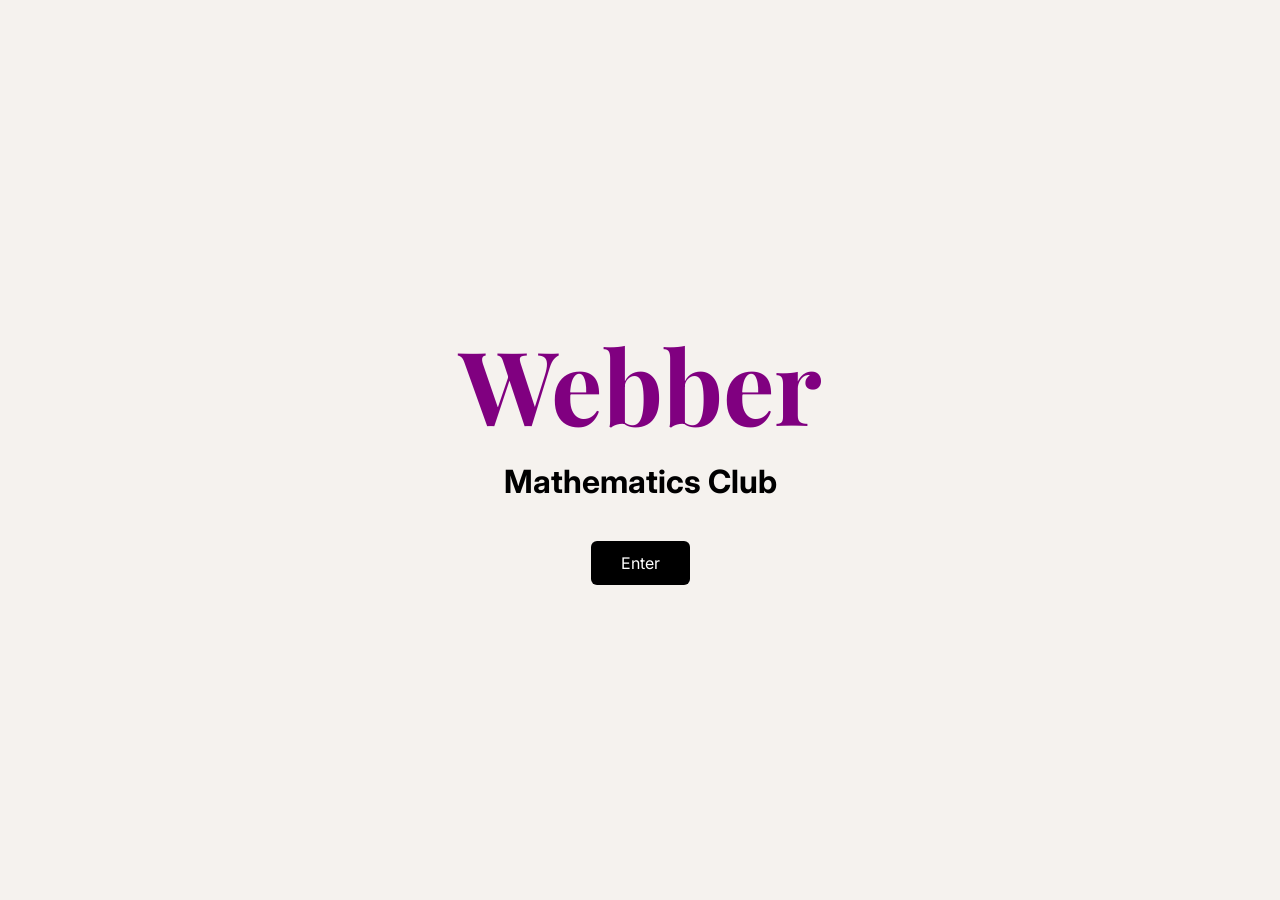
<file: index.html>
<!DOCTYPE html>
<html lang="en">
<head>
  <meta charset="UTF-8">
  <meta name="viewport" content="width=device-width, initial-scale=1.0">

  <title>Webber</title>

  <!-- Fonts -->
  <link href="https://fonts.googleapis.com/css2?family=Playfair+Display:wght@400;600&family=Inter:wght@400;500&display=swap" rel="stylesheet">

  <link rel="stylesheet" href="index.css">
</head>

<body>

  <div class="container">
    <h1>Webber</h1>
    <h2>Mathematics Club</h2>

    <a href="Home/home.html" class="enter-btn">Enter</a>
  </div>

</body>
</html>
</file>
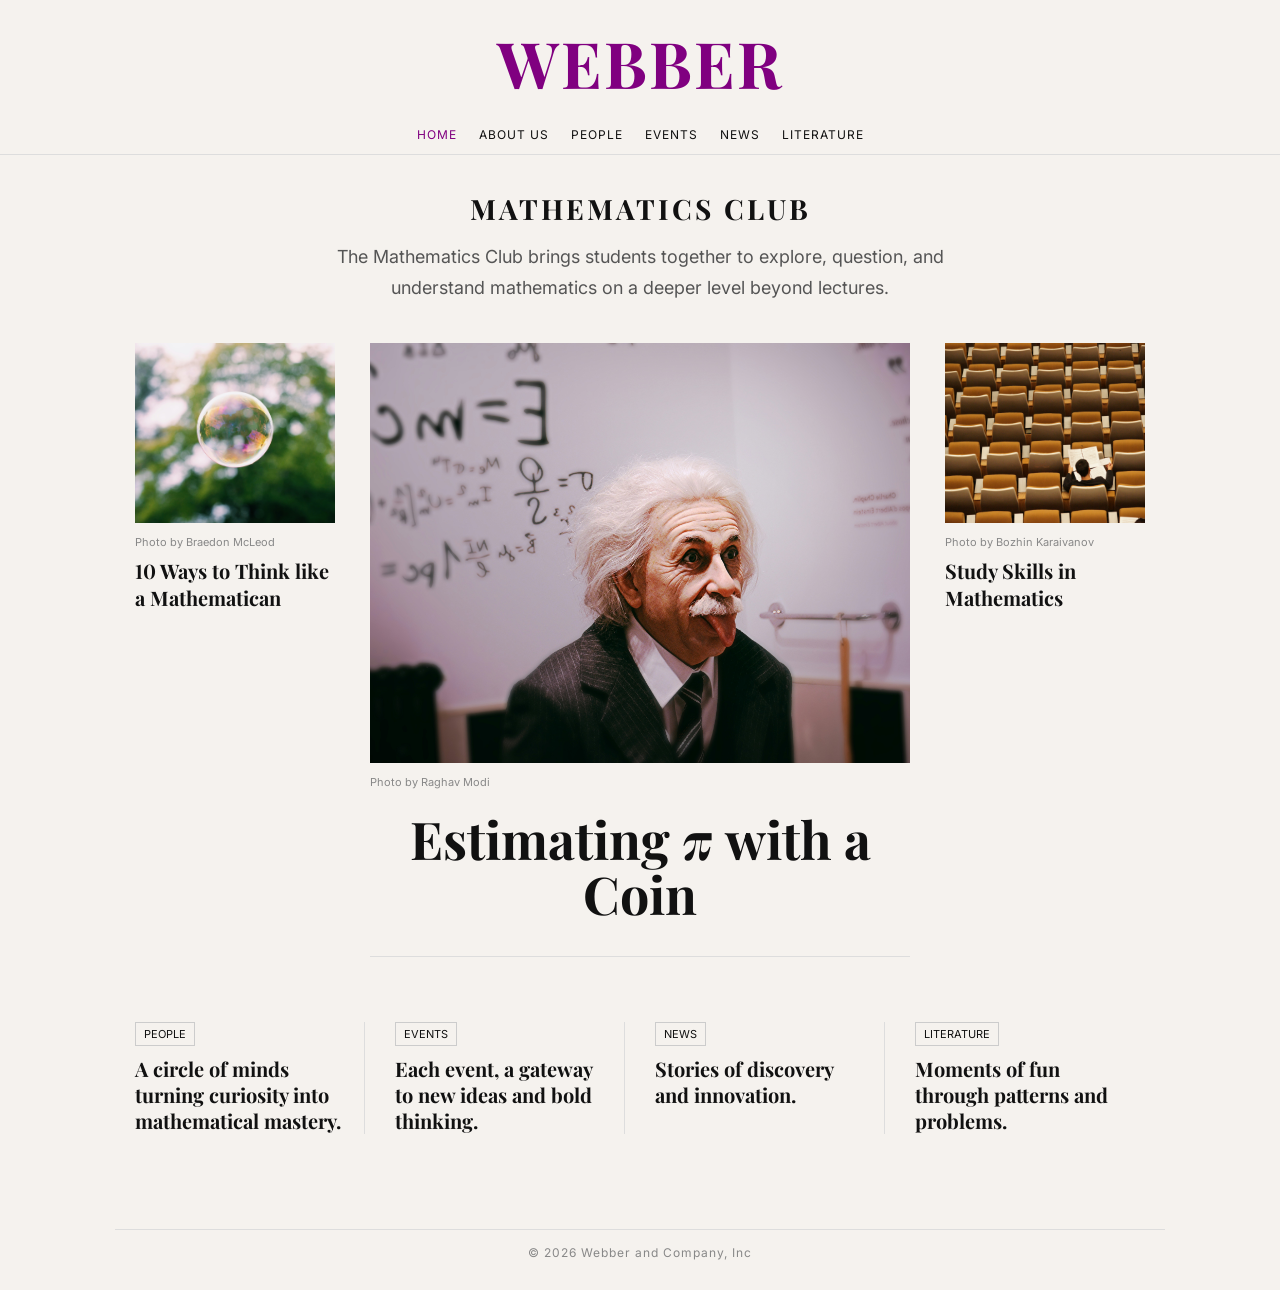
<file: Home/home.html>
<!DOCTYPE html>
<html lang="en">
<head>
  <meta charset="UTF-8">
  <meta name="viewport" content="width=device-width, initial-scale=1.0">

  <title>Webber | HOME</title>

  <!-- Fonts -->
  <link href="https://fonts.googleapis.com/css2?family=Playfair+Display:wght@400;600&family=Inter:wght@400;500&display=swap" rel="stylesheet">

  <link rel="stylesheet" href="Home.css">
</head>

<body>

<!-- Masthead -->
<header class="masthead">
  <h1 class="logo">WEBBER</h1>
</header>

<!-- Nav -->
<nav class="navbar">
  <div class="nav-wrapper">

    <div class="menu-toggle" id="menu-toggle">☰</div>

    <ul id="nav-links">
      <li><a href="#" class="active">HOME</a></li>
      <li><a href="About us/AboutUs.html">ABOUT US</a></li>
      <li><a href="People/People.html">PEOPLE</a></li>
      <li><a href="Events/Events.html">EVENTS</a></li>
      <li><a href="News/News.html">NEWS</a></li>
      <li><a href="Entertainment/Entertainment.html">LITERATURE</a></li>
    </ul>

  </div>
</nav>

<!-- Section Title -->
<h2 class="section-title"><span>Mathematics Club</span></h2>

<p class="club-description">
  The Mathematics Club brings students together to explore, question, and understand mathematics on a deeper level beyond lectures.
</p>

<!-- Main Grid -->
<main class="container">

  <section class="left">
    <a href = "Home Documents/10ways.pdf"><img src="Home Images/home2.jpg" class="image"></a>
    <p class="credit">
      Photo by <a href="https://unsplash.com/@bkaraivanov">Braedon McLeod</a>
    </p>
    <h2 class="title">
      <a href="Home Documents/10ways.pdf">10 Ways to Think like a Mathematican</a>
    </h2>
  </section>

  <section class="center">
    <a href = "https://arxiv.org/pdf/2602.14487"><img src="Home Images/home3.jpg" class="image large"></a>
    <p class="credit">
      Photo by <a href="https://unsplash.com/@raghavmodi">Raghav Modi</a>
    </p>
    <h1 class="main-title">
      <a href="https://arxiv.org/pdf/2602.14487">Estimating π with a Coin</a>
    </h1>
  </section>

  <section class="right">
    <a href = "Home Documents/studyskills.pdf"><img src="Home Images/home1.jpg" class="image"></a>
    <p class="credit">
      Photo by <a href="https://unsplash.com/@mcbrae">Bozhin Karaivanov</a>
    </p>
    <h2 class="title">
      <a href="Home Documents/studyskills.pdf">Study Skills in Mathematics</a>
    </h2>
  </section>

</main>

<!-- News Row -->
<section class="news-row">

  <div class="news-item">
    <a href="People/People.html" class="tag">PEOPLE</a>
    <h3><a href="People/People.html">A circle of minds turning curiosity into mathematical mastery.</a></h3>
  </div>

  <div class="news-item">
    <a href="Events/Events.html" class="tag">EVENTS</a>
    <h3><a href="Events/Events.html">Each event, a gateway to new ideas and bold thinking.</a></h3>
  </div>

  <div class="news-item">
    <a href="News/News.html" class="tag">NEWS</a>
    <h3><a href="News/News.html">Stories of discovery and innovation.</a></h3>
  </div>

  <div class="news-item">
    <a href="Entertainment/Entertainment.html" class="tag">LITERATURE</a>
    <h3><a href="Entertainment/Entertainment.html">Moments of fun through patterns and problems.</a></h3>
  </div>

</section>

<!-- Footer -->
<footer class="footer">
  <div class="footer-line"></div>
  <p>© 2026 Webber and Company, Inc</p>
</footer>

<!-- JS -->
<script>
  const toggle = document.getElementById("menu-toggle");
  const nav = document.getElementById("nav-links");

  toggle.addEventListener("click", () => {
    nav.classList.toggle("active");
  });
</script>

</body>
</html>
</file>
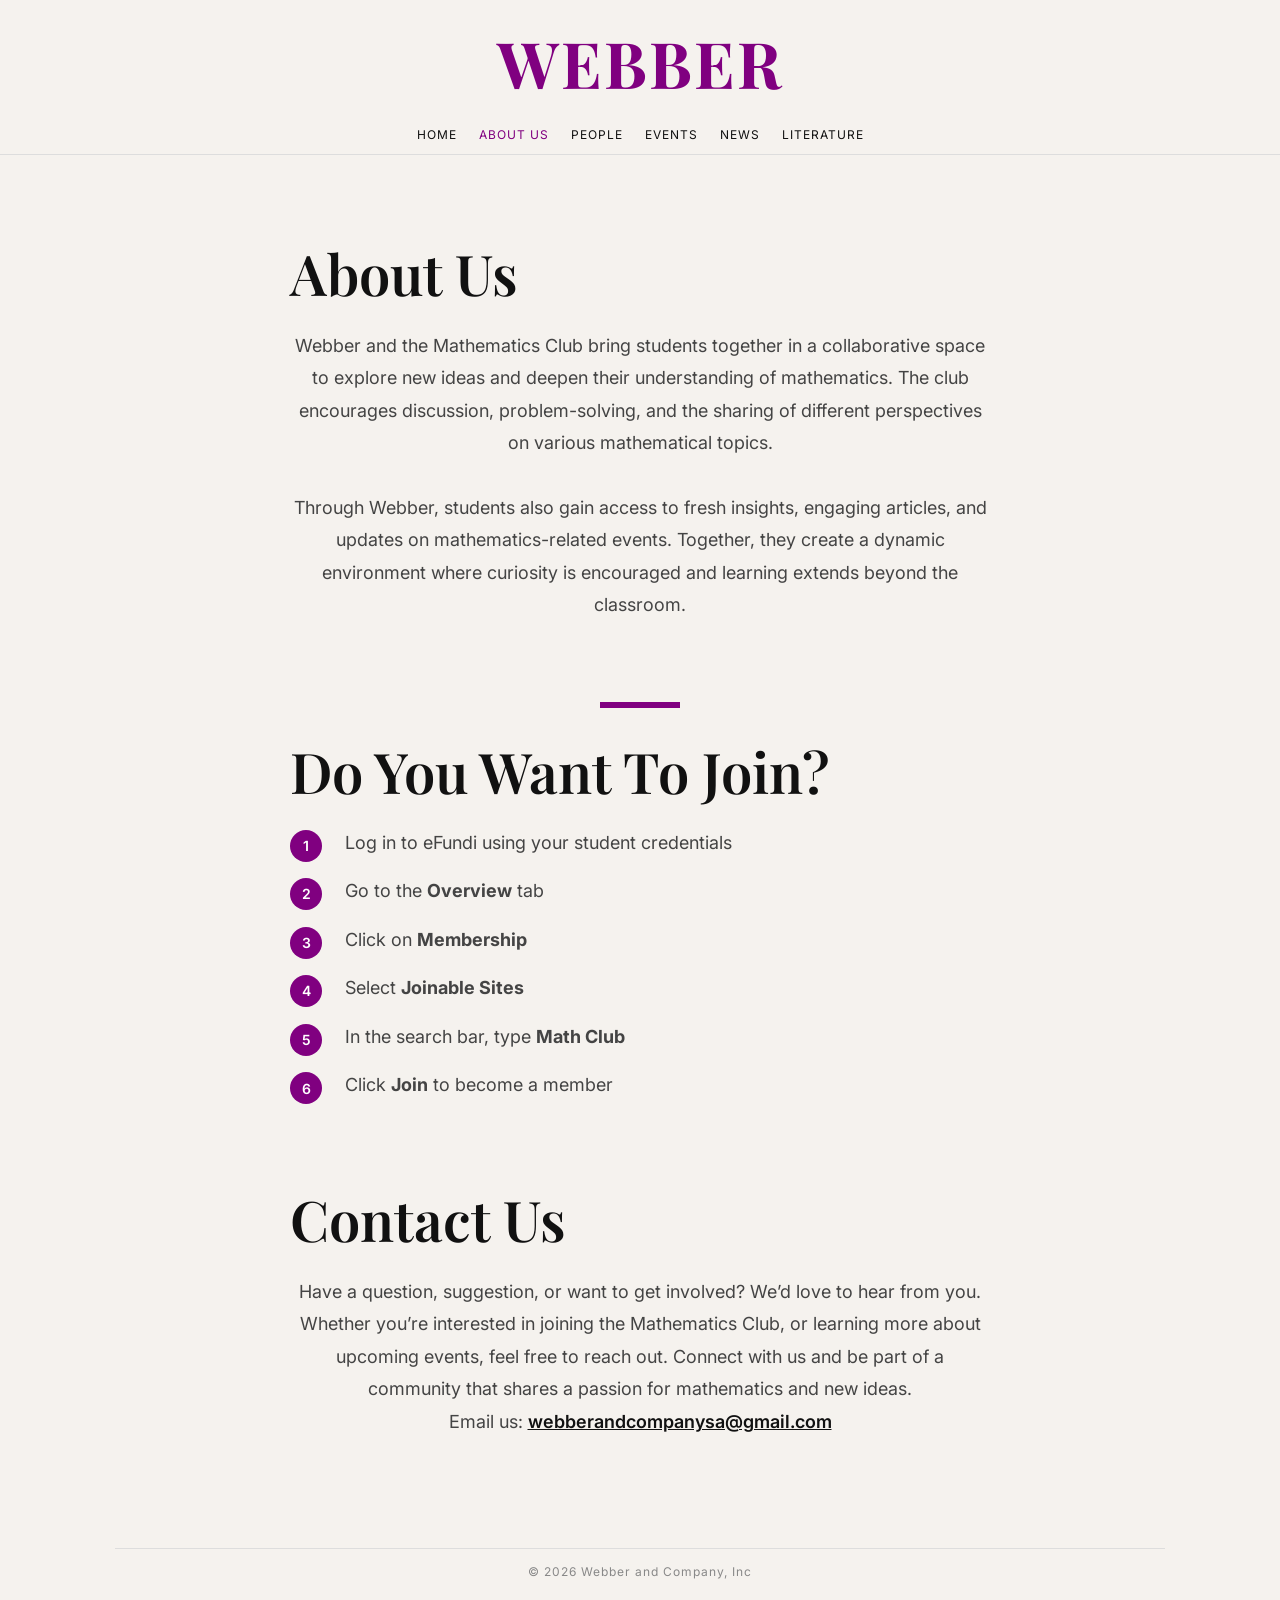
<file: Home/About us/AboutUs.html>
<!DOCTYPE html>
<html lang="en">
<head>
  <meta charset="UTF-8">
  <meta name="viewport" content="width=device-width, initial-scale=1.0">

  <title>Webber | ABOUT US</title>

  <!-- Fonts -->
  <link href="https://fonts.googleapis.com/css2?family=Playfair+Display:wght@400;600&family=Inter:wght@400;500&display=swap" rel="stylesheet">

  <link rel="stylesheet" href="AboutUs.css">
</head>

<body>
    <!-- Masthead -->
    <header class="masthead">
        <h1 class="logo">WEBBER</h1>
    </header>

   <!-- Nav -->
<nav class="navbar">
  <div class="nav-wrapper">

    <div class="menu-toggle" id="menu-toggle">☰</div>

    <ul id="nav-links">
      <li><a href="../home.html">HOME</a></li>
      <li><a href="AboutUs.html" class="active">ABOUT US</a></li>
      <li><a href="../People/People.html">PEOPLE</a></li>
      <li><a href="../Events/Events.html">EVENTS</a></li>
      <li><a href="../News/News.html">NEWS</a></li>
      <li><a href="../Entertainment/Entertainment.html">LITERATURE</a></li>
    </ul>

  </div>
</nav>

<section class="about-contact">

  <div class="section-block">
    <h2>About Us</h2>
    <p>
      Webber and the Mathematics Club bring students together in a collaborative space to explore new ideas and deepen their understanding of mathematics. 
      The club encourages discussion, problem-solving, and the sharing of different perspectives on various mathematical topics.
      <br><br>
      Through Webber, students also gain access to fresh insights, engaging articles, and updates on mathematics-related events. 
      Together, they create a dynamic environment where curiosity is encouraged and learning extends beyond the classroom.
    </p>
  </div>

  <div class="section-divider"></div>
  <div class="section-block">
  <h2>Do You Want To Join?</h2>

  <ol class="steps">
    <li>Log in to eFundi using your student credentials</li>
    <li>Go to the <strong>Overview</strong> tab</li>
    <li>Click on <strong>Membership</strong></li>
    <li>Select <strong>Joinable Sites</strong></li>
    <li>In the search bar, type <strong>Math Club</strong></li>
    <li>Click <strong>Join</strong> to become a member</li>
  </ol>
</div>

  

  <div class="section-block">
    <h2>Contact Us</h2>
    <p>
      Have a question, suggestion, or want to get involved? We’d love to hear from you. Whether you’re interested in joining the Mathematics Club, or learning more about upcoming events, feel free to reach out.
       Connect with us and be part of a community that shares a passion for mathematics and new ideas.
    </p>

    <p class="email">
      Email us:
      <a href="mailto:webberandcompanysa@gmail.com">
        webberandcompanysa@gmail.com
      </a>
    </p>
  </div>

</section>



<!-- Footer section-->
 <footer class="footer">
  <div class="footer-line"></div>
  <p>© 2026 Webber and Company, Inc</p>
</footer>

<!-- JS -->
<script>
  const toggle = document.getElementById("menu-toggle");
  const nav = document.getElementById("nav-links");

  toggle.addEventListener("click", () => {
    nav.classList.toggle("active");
  });
</script>


</body>


</html>
</file>
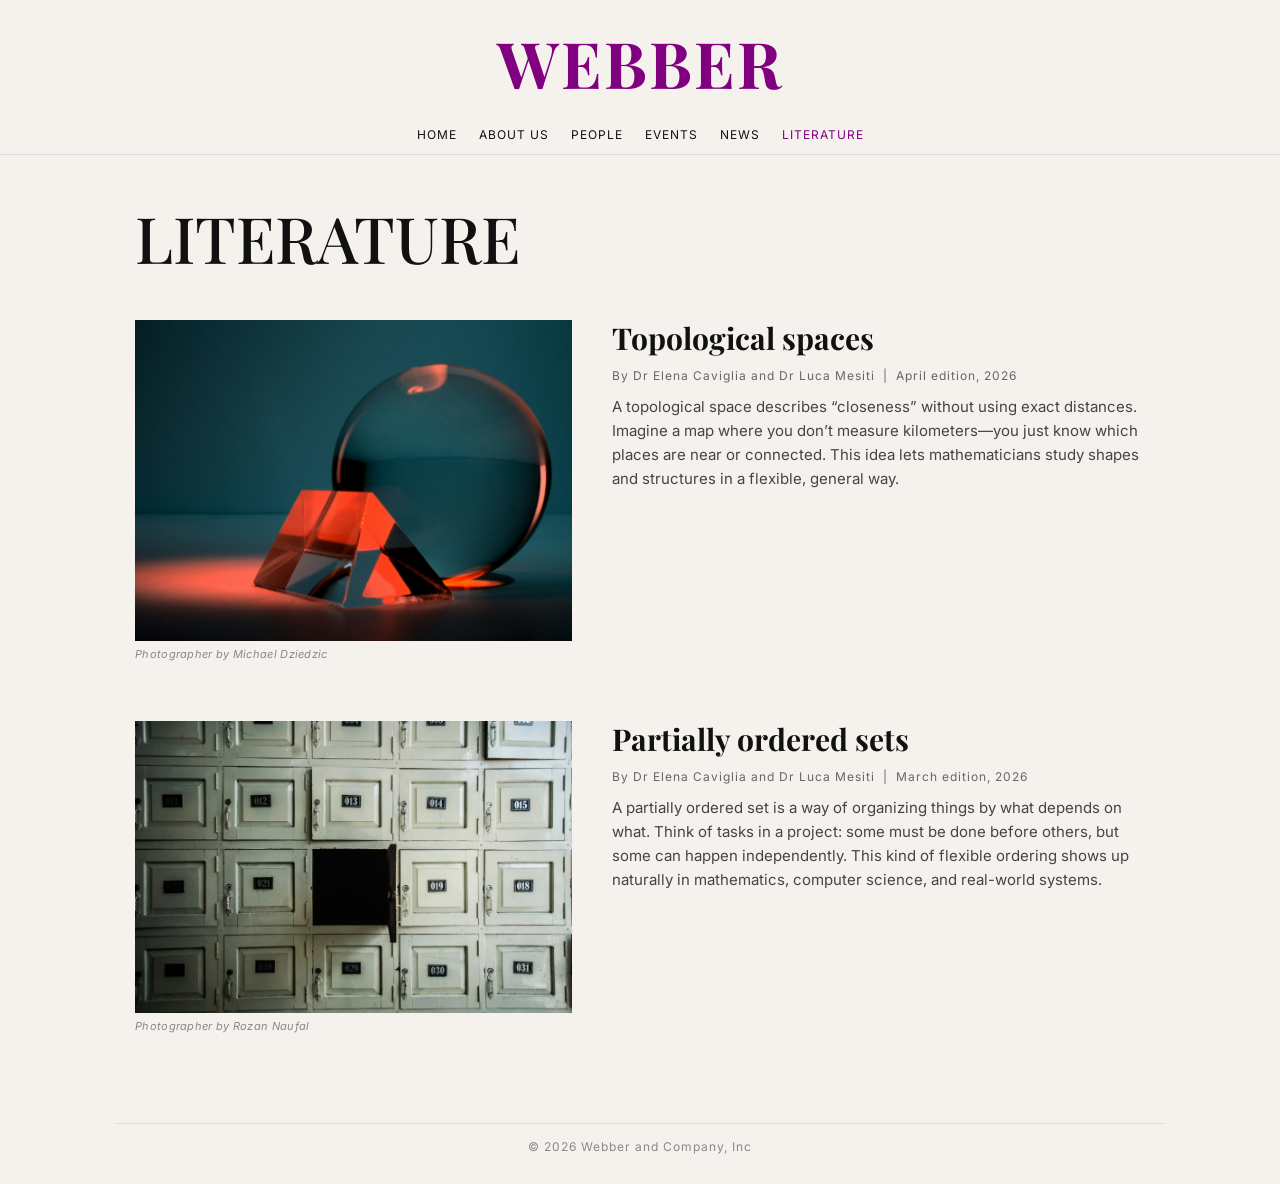
<file: Home/Entertainment/Entertainment.html>
<!DOCTYPE html>
<html lang="en">
<head>
  <meta charset="UTF-8">
  <meta name="viewport" content="width=device-width, initial-scale=1.0">

  <title>Webber | LITERATURE</title>

  <!-- Fonts -->
  <link href="https://fonts.googleapis.com/css2?family=Playfair+Display:wght@400;600&family=Inter:wght@400;500&display=swap" rel="stylesheet">

  <link rel="stylesheet" href="Entertainment.css">
</head>

<body>

<!-- Masthead -->
<header class="masthead">
  <h1 class="logo">WEBBER</h1>
</header>

<!-- Nav -->
<nav class="navbar">
  <div class="nav-wrapper">

    <!-- Hamburger -->
    <div class="menu-toggle" id="menu-toggle">☰</div>

    <!-- Links -->
    <ul id="nav-links">
      <li><a href="../home.html">HOME</a></li>
      <li><a href="../About us/AboutUs.html">ABOUT US</a></li>
      <li><a href="../People/People.html">PEOPLE</a></li>
      <li><a href="../Events/Events.html">EVENTS</a></li>
      <li><a href="../News/News.html">NEWS</a></li>
      <li><a href="Entertainment.html" class="active">LITERATURE</a></li>
    </ul>

  </div>
</nav>

<!-- Main Content -->
<main class="container">
    
  <div class="need-header">
    <h1>LITERATURE</h1>
  </div>

  <!-- Article 1 -->
  <section class="article">
    <div class="article-img">
      <a href="../Entertainment/Documents/Topological spaces.pdf" target="_blank">
        <img src="../Entertainment/Entertainment Images/Article1.jpg" alt="Topological spaces article">
      </a>
      
      <p class="photo-credit">
        Photographer by 
        <a href="https://unsplash.com/@lazycreekimages" target="_blank">Michael Dziedzic</a>
      </p>
    </div>

    <div class="article-content">
      
      <h2>
        <a href="../Entertainment/Documents/Topological spaces.pdf" target="_blank">
          Topological spaces
        </a>
      </h2>

      <div class="meta">
        <span>By Dr Elena Caviglia and Dr Luca Mesiti</span>
        <span>|</span>
        <span>April edition, 2026</span>
      </div>

      <p class="description">
        A topological space describes “closeness” without using exact distances. 
        Imagine a map where you don’t measure kilometers—you just know which places are near or connected. 
        This idea lets mathematicians study shapes and structures in a flexible, general way.
      </p>
    </div>
  </section>

  <!-- Article 2 -->
  <section class="article">
    <div class="article-img">
      <a href="../Entertainment/Documents/Partially ordered sets.pdf" target="_blank">
        <img src="../Entertainment/Entertainment Images/Article2.jpg" alt="Partially ordered sets article">
      </a>

      <p class="photo-credit">
        Photographer by 
        <a href="https://unsplash.com/@sambelgoreng39" target="_blank">Rozan Naufal</a>
      </p>
    </div>

    <div class="article-content">
      <h2>
        <a href="../Entertainment/Documents/Partially ordered sets.pdf" target="_blank">
          Partially ordered sets
        </a>
      </h2>

      <div class="meta">
        <span>By Dr Elena Caviglia and Dr Luca Mesiti</span>
        <span>|</span>
        <span>March edition, 2026</span>
      </div>

      <p class="description">
        A partially ordered set is a way of organizing things by what depends on what. 
        Think of tasks in a project: some must be done before others, but some can happen independently. 
        This kind of flexible ordering shows up naturally in mathematics, computer science, and real-world systems.
      </p>
    </div>
  </section>

</main>

<!-- Footer -->
<footer class="footer">
  <div class="footer-line"></div>
  <p>© 2026 Webber and Company, Inc</p>
</footer>

<!-- JS (navbar toggle) -->
<script>
  const toggle = document.getElementById("menu-toggle");
  const nav = document.getElementById("nav-links");

  toggle.addEventListener("click", () => {
    nav.classList.toggle("active");
  });
</script>

</body>
</html>
</file>
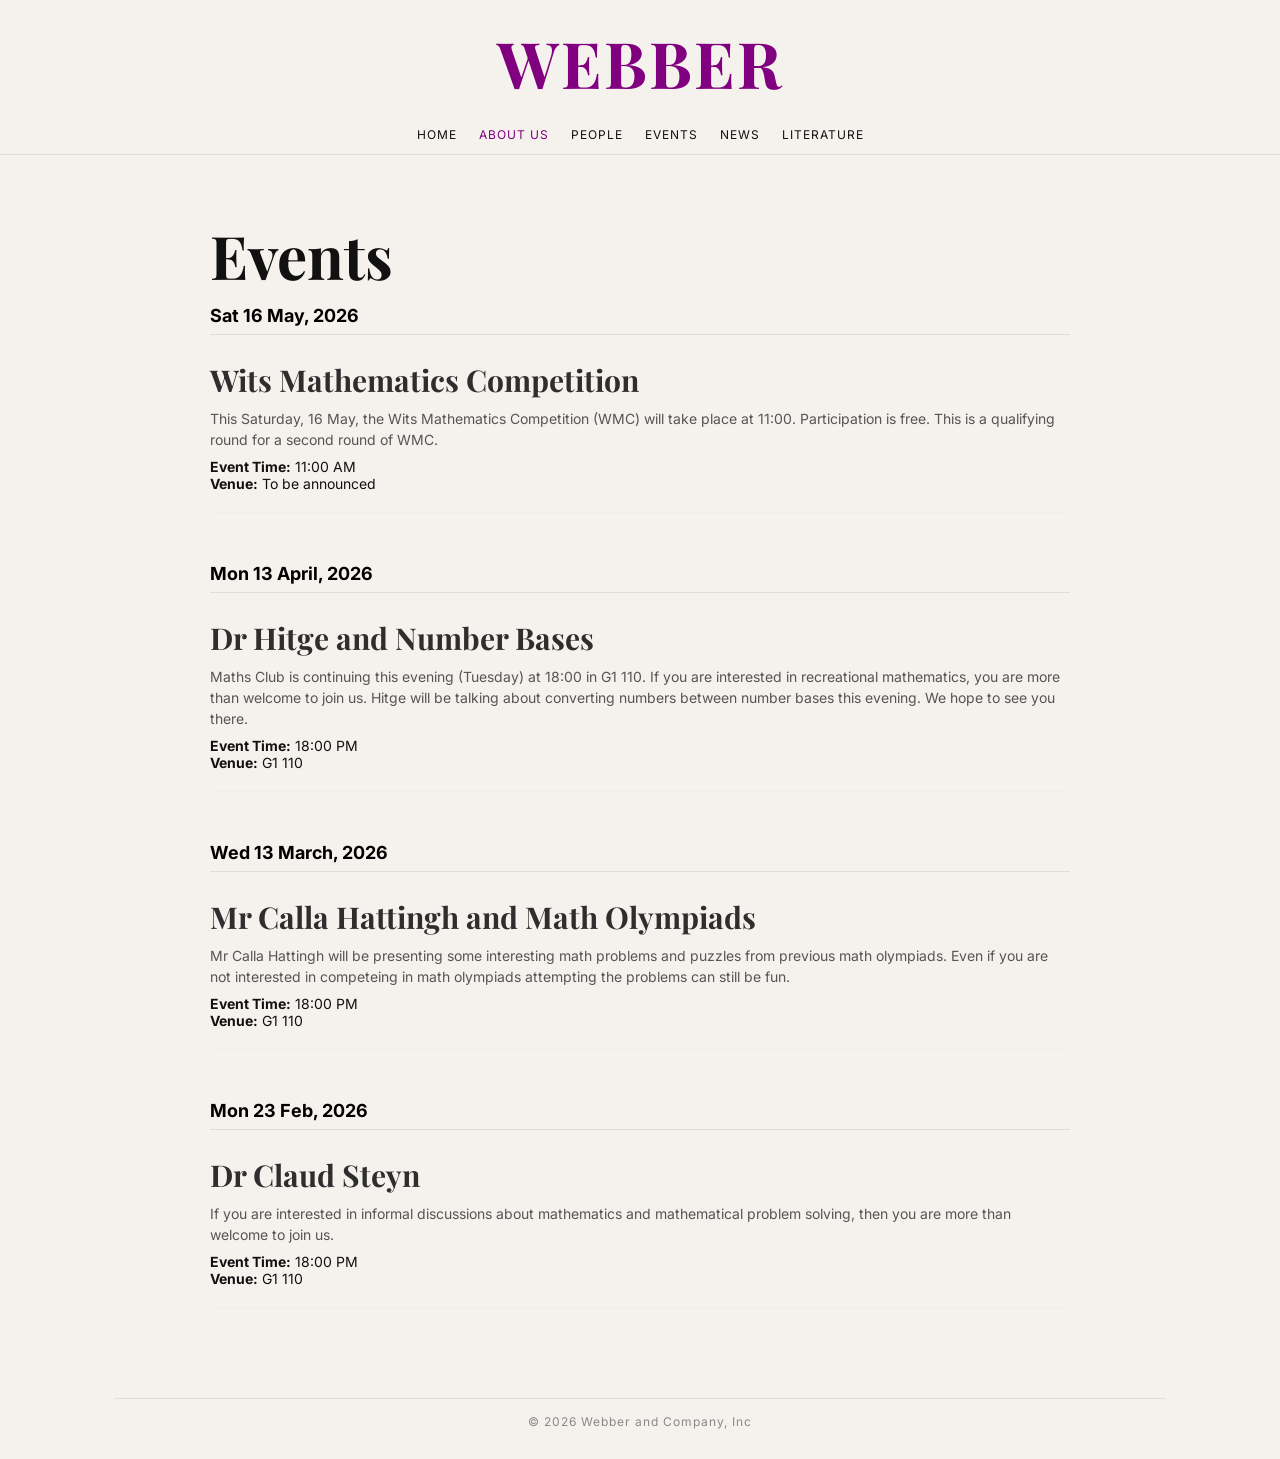
<file: Home/Events/Events.html>
<!DOCTYPE html>
<html lang="en">
<head>
  <meta charset="UTF-8">
  <meta name="viewport" content="width=device-width, initial-scale=1.0">

  <title>Webber | EVENTS</title>

  <!-- Fonts -->
  <link href="https://fonts.googleapis.com/css2?family=Playfair+Display:wght@400;600&family=Inter:wght@400;500&display=swap" rel="stylesheet">

  <link rel="stylesheet" href="Events.css">
</head>

<body>

<!-- Masthead -->
<header class="masthead">
  <h1 class="logo">WEBBER</h1>
</header>

 <!-- Nav -->
<nav class="navbar">
  <div class="nav-wrapper">

    <div class="menu-toggle" id="menu-toggle">☰</div>

    <ul id="nav-links">
      <li><a href="../home.html">HOME</a></li>
      <li><a href="AboutUs.html" class="active">ABOUT US</a></li>
      <li><a href="../People/People.html">PEOPLE</a></li>
      <li><a href="../Events/Events.html">EVENTS</a></li>
      <li><a href="../News/News.html">NEWS</a></li>
      <li><a href="../Entertainment/Entertainment.html">LITERATURE</a></li>
    </ul>

  </div>
</nav>

<!-- Events Section -->
<section class="events-section">

  <h1 class="events-title">Events</h1>

    <!--Updated event Day -->
  <div class="event-day">
    <h4>Sat 16 May, 2026</h4>

    <div class="event-item">
      <h2>Wits Mathematics Competition</h2>
      <p class="desc">
        This Saturday, 16 May, the Wits Mathematics Competition (WMC) will take place at 11:00. Participation is free. This is a qualifying round for a second round of WMC.
      </p>
      <p><strong>Event Time:</strong> 11:00 AM</p>
      <p><strong>Venue:</strong> To be announced</p>
    </div>
  </div>

  <!-- Day -->
  <div class="event-day">
    <h4>Mon 13 April, 2026</h4>

    <div class="event-item">
      <h2>Dr Hitge and Number Bases</h2>
      <p class="desc">
        Maths Club is continuing this evening (Tuesday) at 18:00 in G1 110. If you are interested in recreational mathematics, you are more than welcome to join us.
        Hitge will be talking about converting numbers between number bases this evening. We hope to see you there.
      </p>
      <p><strong>Event Time:</strong> 18:00 PM</p>
      <p><strong>Venue:</strong> G1 110</p>
    </div>
  </div>

  <!-- Day -->
  <div class="event-day">
    <h4>Wed 13 March, 2026</h4>

    <div class="event-item">
      <h2>Mr Calla Hattingh and Math Olympiads</h2>
      <p class="desc">
        Mr Calla Hattingh will be presenting some interesting math problems and puzzles from previous math olympiads. 
        Even if you are not interested in competeing in math olympiads attempting the problems can still be fun. 
      </p>
      <p><strong>Event Time:</strong> 18:00 PM</p>
      <p><strong>Venue:</strong> G1 110</p>
    </div>
  </div>

  <!-- Day -->
  <div class="event-day">
    <h4>Mon 23 Feb, 2026</h4>
    <div class="event-item">
      <h2>Dr Claud Steyn</h2>
      <p class="desc">
        If you are interested in informal discussions about mathematics and mathematical problem solving, then you are more than welcome to join us.
      </p>
      <p><strong>Event Time:</strong> 18:00 PM</p>
      <p><strong>Venue:</strong> G1 110</p>
    </div>
  </div>
</section>


<!-- Footer section-->
 <footer class="footer">
  <div class="footer-line"></div>
  <p>© 2026 Webber and Company, Inc</p>
</footer>

<!-- JS (navbar toggle) -->
<script>
  const toggle = document.getElementById("menu-toggle");
  const nav = document.getElementById("nav-links");

  toggle.addEventListener("click", () => {
    nav.classList.toggle("active");
  });
</script>

</body>
</html>
</file>
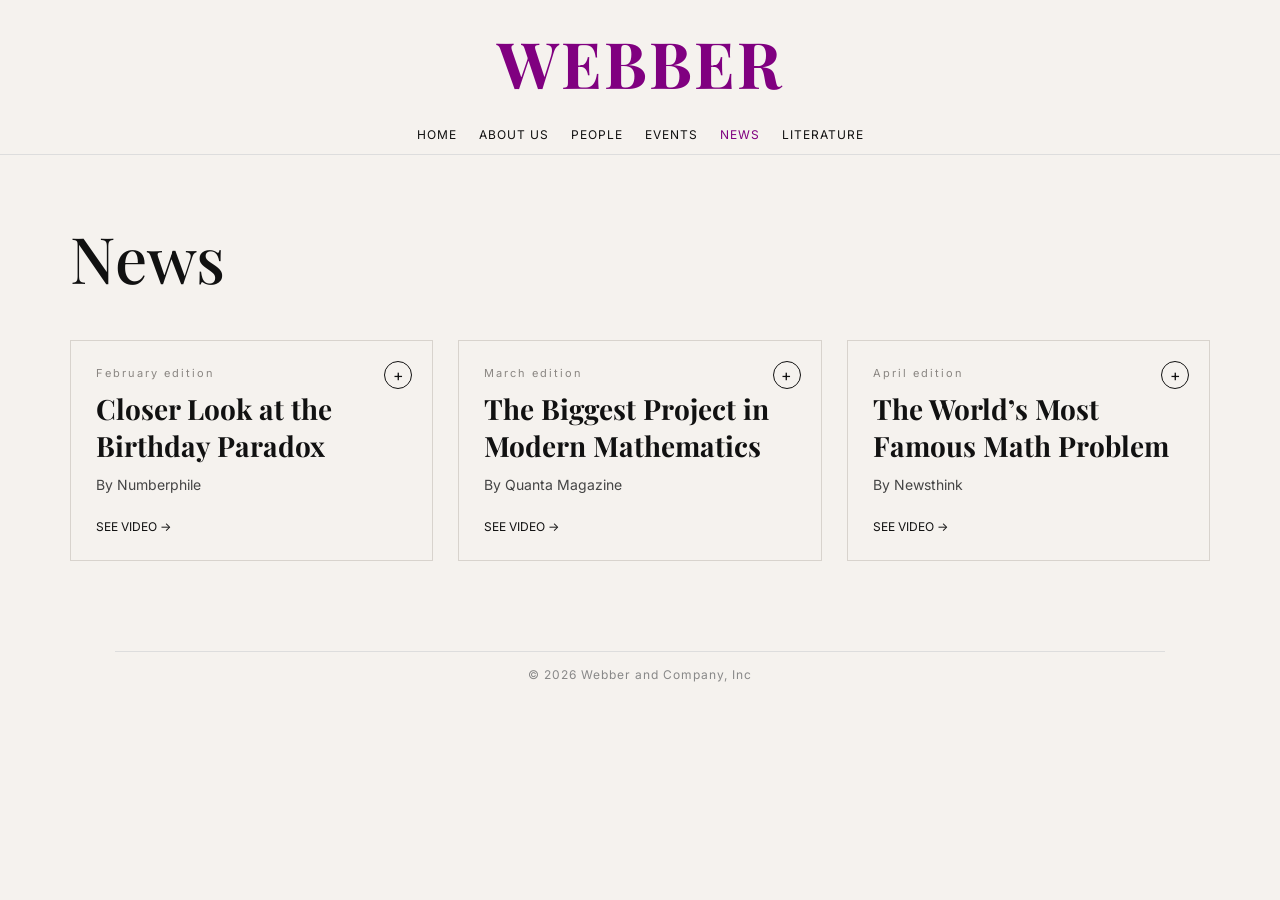
<file: Home/News/News.html>
<!DOCTYPE html>
<html lang="en">
<head>
  <meta charset="UTF-8">
  <meta name="viewport" content="width=device-width, initial-scale=1.0">

  <title>Webber | NEWS</title>

  <!-- Fonts -->
  <link href="https://fonts.googleapis.com/css2?family=Playfair+Display:wght@400;600&family=Inter:wght@400;500&display=swap" rel="stylesheet">

  <link rel="stylesheet" href="News.css">
</head>

<body>

<!-- Masthead -->
<header class="masthead">
  <h1 class="logo">WEBBER</h1>
</header>

<!-- Nav -->
<nav class="navbar">
  <div class="nav-wrapper">

    <div class="menu-toggle" id="menu-toggle">☰</div>

    <ul id="nav-links">
      <li><a href="../home.html">HOME</a></li>
      <li><a href="../About us/AboutUs.html">ABOUT US</a></li>
      <li><a href="../People/People.html">PEOPLE</a></li>
      <li><a href="../Events/Events.html">EVENTS</a></li>
      <li><a href="News.html" class="active">NEWS</a></li>
      <li><a href="../Entertainment/Entertainment.html">LITERATURE</a></li>
    </ul>

  </div>
</nav>

<!-- News -->
<section class="need-section">

  <div class="need-header">
    <h1>News</h1>
    
  </div>

  <div class="need-grid">

    <div class="need-card">
      <span class="tag">February edition </span>
      <h2>Closer Look at the Birthday Paradox</h2>
      <p>By Numberphile</p>
      <a href="https://www.youtube.com/watch?v=OUQVhnuTMVU&t=40s">SEE VIDEO →</a>
      <div class="plus">+</div>
    </div>

    <div class="need-card">
      <span class="tag">March edition</span>
      <h2>The Biggest Project in Modern Mathematics</h2>
      <p>By Quanta Magazine</p>
      <a href="https://www.youtube.com/watch?v=_bJeKUosqoY">SEE VIDEO →</a>
      <div class="plus">+</div>
    </div>

    <div class="need-card">
      <span class="tag">April edition</span>
      <h2>The World’s Most Famous Math Problem</h2>
      <p>By Newsthink</p>
      <a href="https://www.youtube.com/watch?v=l6ev1lGq0B4">SEE VIDEO →</a>
      <div class="plus">+</div>
    </div>

  </div>
</section>


<!-- Footer section-->
 <footer class="footer">
  <div class="footer-line"></div>
  <p>© 2026 Webber and Company, Inc</p>
</footer>

<!-- JS (navbar toggle) -->
<script>
  const toggle = document.getElementById("menu-toggle");
  const nav = document.getElementById("nav-links");

  toggle.addEventListener("click", () => {
    nav.classList.toggle("active");
  });
</script>


</body>
</html>
</file>
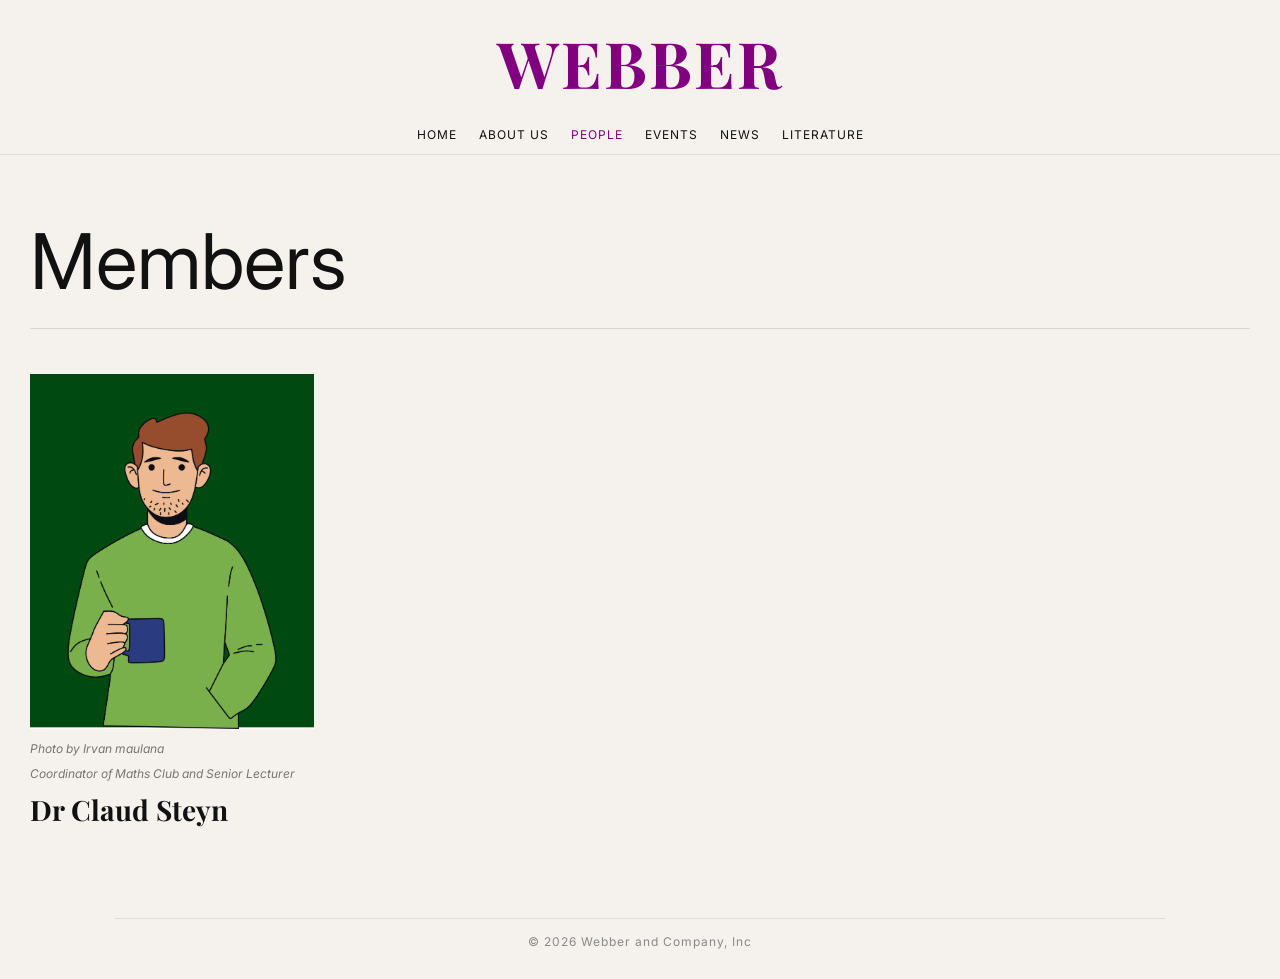
<file: Home/People/People.html>
<!DOCTYPE html>
<html lang="en">
<head>
  <meta charset="UTF-8">
  <meta name="viewport" content="width=device-width, initial-scale=1.0">

  <title>Webber | PEOPLE</title>

  <!-- Fonts -->
  <link href="https://fonts.googleapis.com/css2?family=Playfair+Display:wght@400;600&family=Inter:wght@400;500&display=swap" rel="stylesheet">

  <link rel="stylesheet" href="People.css">
</head>

<body>

<!-- Masthead -->
<header class="masthead">
  <h1 class="logo">WEBBER</h1>
</header>

 <!-- Nav -->
<nav class="navbar">
  <div class="nav-wrapper">

    <div class="menu-toggle" id="menu-toggle">☰</div>

    <ul id="nav-links">
      <li><a href="../home.html">HOME</a></li>
      <li><a href="../About us/AboutUs.html">ABOUT US</a></li>
      <li><a href="../People/People.html" class="active">PEOPLE</a></li>
      <li><a href="../Events/Events.html">EVENTS</a></li>
      <li><a href="../News/News.html">NEWS</a></li>
      <li><a href="../Entertainment/Entertainment.html">LITERATURE</a></li>
    </ul>

  </div>
</nav>

<!-- People Section -->
<section class="people-section">
  <h2 class="section-title">Members</h2>
  <div class="section-line"></div>

  <div class="people-grid">

    <article class="person-card">
      <a href = "StudentOne.html"><img src="People Images/Student1.jpg" alt="Noah Wyle" ></a>
      <p class="credit">Photo by <a href = "https://unsplash.com/@vanmaulana/illustrations">Irvan maulana</a></p>
      <p class="credit">Coordinator of Maths Club and Senior Lecturer</p>
      <h3>Dr Claud Steyn</h3>
    </article>

    <!--
    <article class="person-card">
     <a href ="StudentTwo.html"><img src="People Images/Student2.jpg" alt="Alysa Liu"></a>
      <p class="credit">BSc Computer Science and Statistics</p>
      <h3>Thabo Cele</h3>
    </article>

    <article class="person-card">
      <a href = "StudentThree.html" ><img src="People Images/Student3.jpg" alt="Dolores Huerta" ></a>
      <p class="credit">BSc Actuarial Science</p>
      <h3>Benjamin van Zyl</h3>
    </article>

    <article class="person-card">
      <a href = "StudentFour.html"><img src="People Images/Student4.jpg" alt="Zohran Mamdani" ></a>
      <p class="credit">BSc Mathematics and Computer Science</p>
      <h3>Hamza Yassin</h3>
    </article>

    -->
  </div>
</section>

<!-- Footer section-->
 <footer class="footer">
  <div class="footer-line"></div>
  <p>© 2026 Webber and Company, Inc</p>
</footer>

<!-- JS (navbar toggle) -->
<script>
  const toggle = document.getElementById("menu-toggle");
  const nav = document.getElementById("nav-links");

  toggle.addEventListener("click", () => {
    nav.classList.toggle("active");
  });
</script>


</body>
</html>
</file>
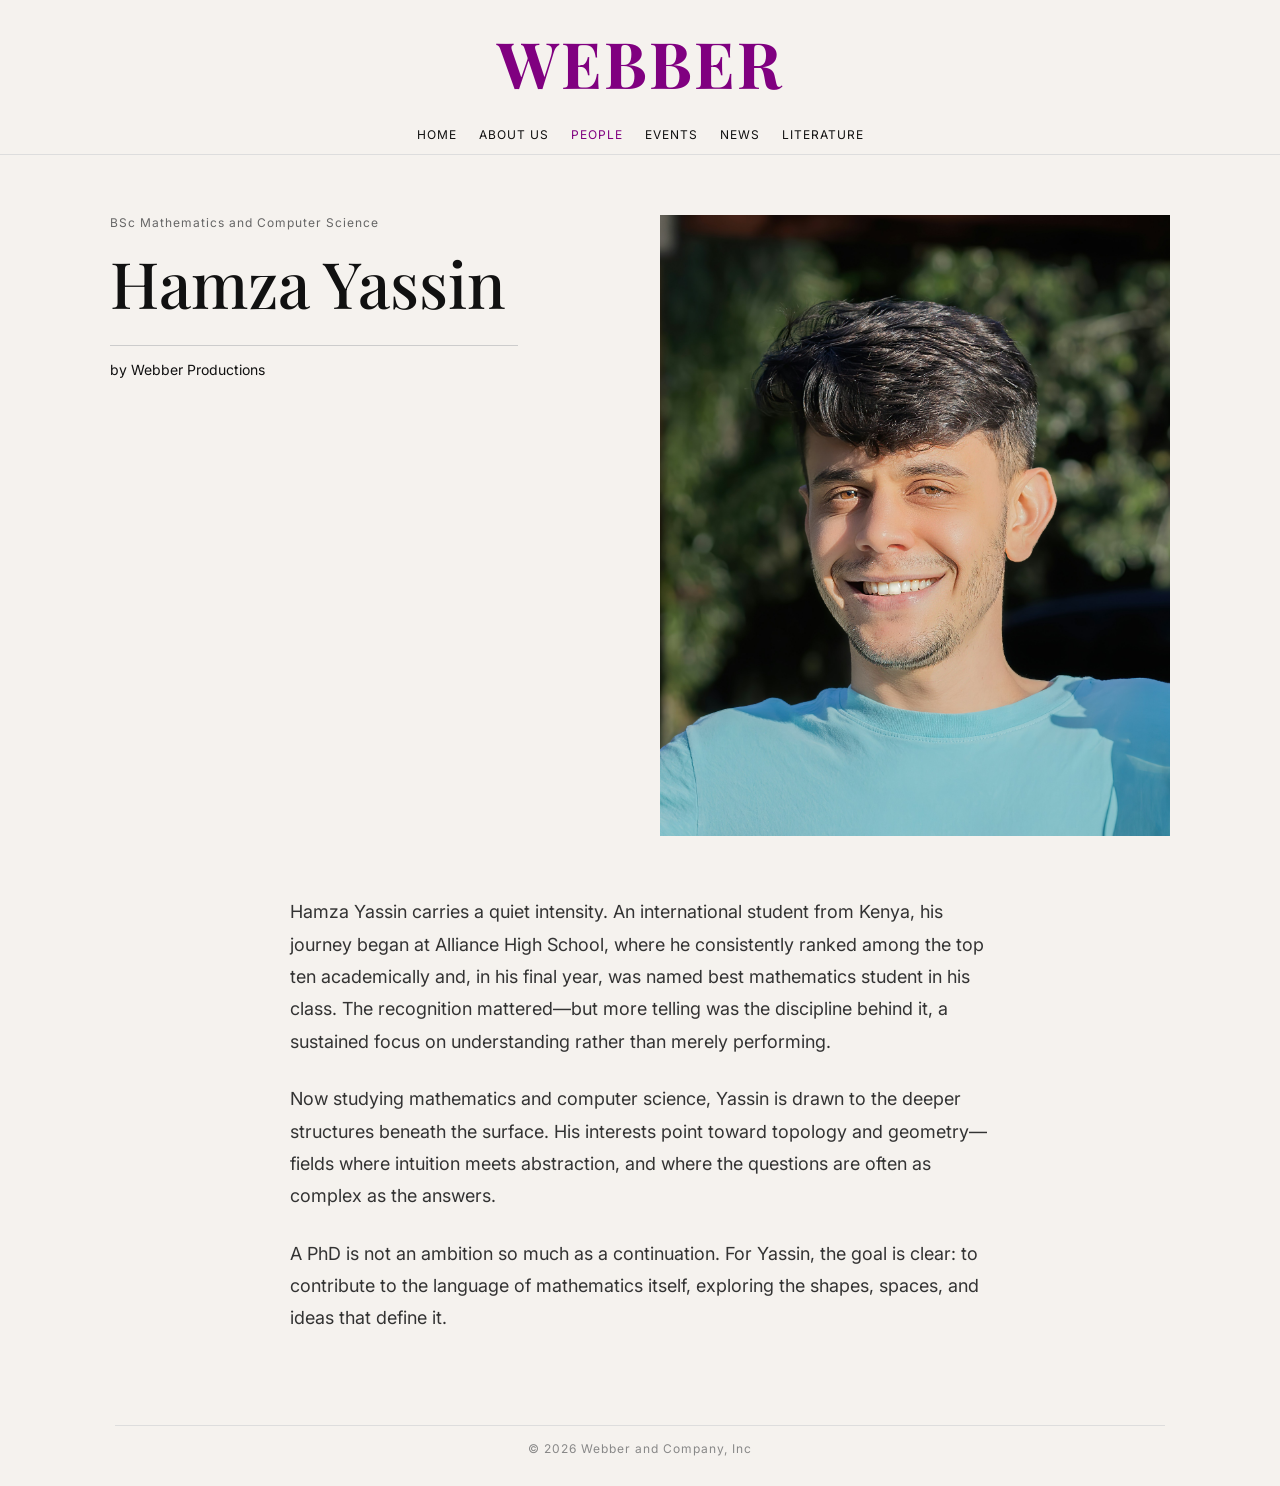
<file: Home/People/StudentFour.html>
<!DOCTYPE html>
<html lang="en">
<head>
  <meta charset="UTF-8">
  <meta name="viewport" content="width=device-width, initial-scale=1.0">

  <title>Webber | PEOPLE</title>

  <!-- Fonts -->
  <link href="https://fonts.googleapis.com/css2?family=Playfair+Display:wght@400;600&family=Inter:wght@400;500&display=swap" rel="stylesheet">

  <link rel="stylesheet" href="StudentFour.css">
</head>

<body>

<!-- Masthead -->
<header class="masthead">
  <h1 class="logo">WEBBER</h1>
</header>

<!-- Nav -->
<nav class="navbar">
  <div class="nav-wrapper">

    <div class="menu-toggle" id="menu-toggle">☰</div>

    <ul id="nav-links">
      <li><a href="../home.html">HOME</a></li>
      <li><a href="../About us/AboutUs.html">ABOUT US</a></li>
      <li><a href="../People/People.html" class="active">PEOPLE</a></li>
      <li><a href="../Events/Events.html">EVENTS</a></li>
      <li><a href="../News/News.html">NEWS</a></li>
      <li><a href="../Entertainment/Entertainment.html">LITERATURE</a></li>
    </ul>

  </div>
</nav>

<section class="article">

  <div class="article-hero">
    
    <!-- LEFT TEXT -->
    <div class="article-info">
      <p class="date">BSc Mathematics and Computer Science</p>
      <h1>Hamza Yassin</h1>
      <div class="author-line"></div>
      <p class="author">by Webber Productions</p>
    </div>

    <!-- RIGHT IMAGE -->
    <div class="article-image">
      <img src="../People/People Images/Student4.jpg" alt="Noah Wyle" width="600" height="400">
    </div>

  </div>

  <!-- BODY TEXT -->
  <div class="article-body">
    <p>
      Hamza Yassin carries a quiet intensity. An international student from Kenya, his journey began at Alliance High School, where he consistently ranked among the top ten academically and, in his final year, was named best mathematics student in his class. 
      The recognition mattered—but more telling was the discipline behind it, a sustained focus on understanding rather than merely performing.
    </p>

    <p>
      Now studying mathematics and computer science, Yassin is drawn to the deeper structures beneath the surface. His interests point toward topology and geometry—fields where intuition meets abstraction, and where the questions are often as complex as the answers.
    </p>

    <p>
      A PhD is not an ambition so much as a continuation. For Yassin, the goal is clear: to contribute to the language of mathematics itself, exploring the shapes, spaces, and ideas that define it.
    </p>
  </div>

</section>



<!-- Footer section-->
 <footer class="footer">
  <div class="footer-line"></div>
  <p>© 2026 Webber and Company, Inc</p>
</footer>

<!-- JS (navbar toggle) -->
<script>
  const toggle = document.getElementById("menu-toggle");
  const nav = document.getElementById("nav-links");

  toggle.addEventListener("click", () => {
    nav.classList.toggle("active");
  });
</script>


</body>
</html>
</file>
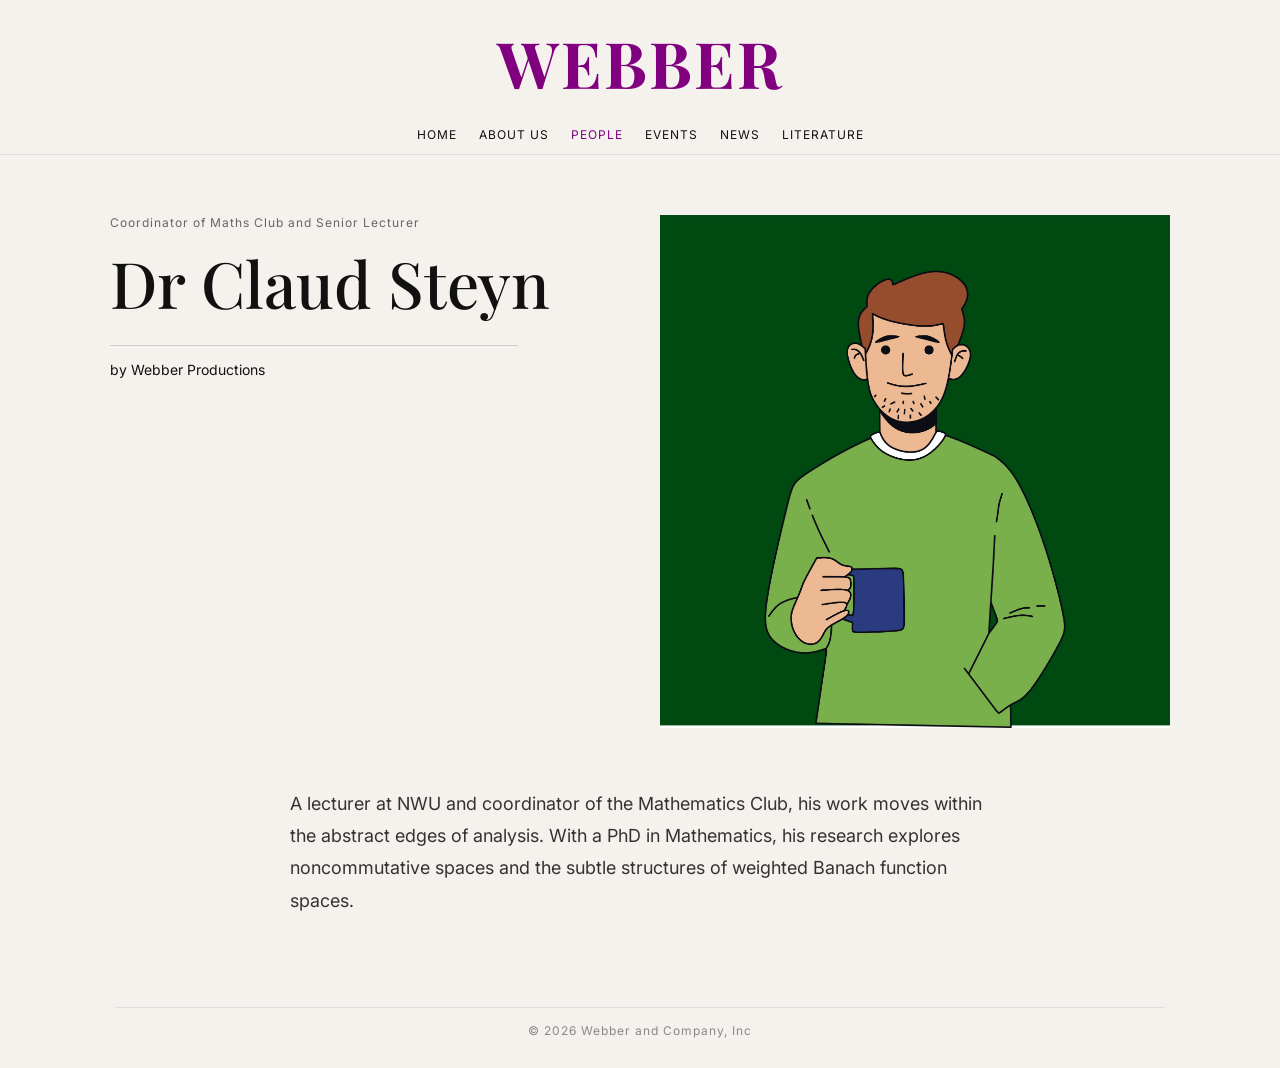
<file: Home/People/StudentOne.html>
<!DOCTYPE html>
<html lang="en">
<head>
  <meta charset="UTF-8">
  <meta name="viewport" content="width=device-width, initial-scale=1.0">

  <title>Webber | PEOPLE</title>

  <!-- Fonts -->
  <link href="https://fonts.googleapis.com/css2?family=Playfair+Display:wght@400;600&family=Inter:wght@400;500&display=swap" rel="stylesheet">

  <link rel="stylesheet" href="StudentOne.css">
</head>

<body>

<!-- Masthead -->
<header class="masthead">
  <h1 class="logo">WEBBER</h1>
</header>

 <!-- Nav -->
<nav class="navbar">
  <div class="nav-wrapper">

    <div class="menu-toggle" id="menu-toggle">☰</div>

    <ul id="nav-links">
      <li><a href="../home.html">HOME</a></li>
      <li><a href="../About us/AboutUs.html">ABOUT US</a></li>
      <li><a href="../People/People.html" class="active">PEOPLE</a></li>
      <li><a href="../Events/Events.html">EVENTS</a></li>
      <li><a href="../News/News.html">NEWS</a></li>
      <li><a href="../Entertainment/Entertainment.html">LITERATURE</a></li>
    </ul>

  </div>
</nav>

<section class="article">

  <div class="article-hero">
    
    <!-- LEFT TEXT -->
    <div class="article-info">
      <p class="date">Coordinator of Maths Club and Senior Lecturer</p>
      <h1>Dr Claud Steyn</h1>
      <div class="author-line"></div>
      <p class="author">by Webber Productions</p>
    </div>

    <!-- RIGHT IMAGE -->
    <div class="article-image">
      <img src="../People/People Images/Student1.jpg" alt="Noah Wyle" width="600" height="400">
    </div>

  </div>


  <!-- BODY TEXT -->
  <div class="article-body">
    <p>
      A lecturer at NWU and coordinator of the Mathematics Club, his work moves within the abstract edges of analysis. 
      With a PhD in Mathematics, his research explores noncommutative spaces and the subtle structures of weighted Banach function spaces.
    </p>
   

  </div>

</section>

<!-- Footer section-->
 <footer class="footer">
  <div class="footer-line"></div>
  <p>© 2026 Webber and Company, Inc</p>
</footer>

<!-- JS (navbar toggle) -->
<script>
  const toggle = document.getElementById("menu-toggle");
  const nav = document.getElementById("nav-links");

  toggle.addEventListener("click", () => {
    nav.classList.toggle("active");
  });
</script>


</body>
</html>
</file>
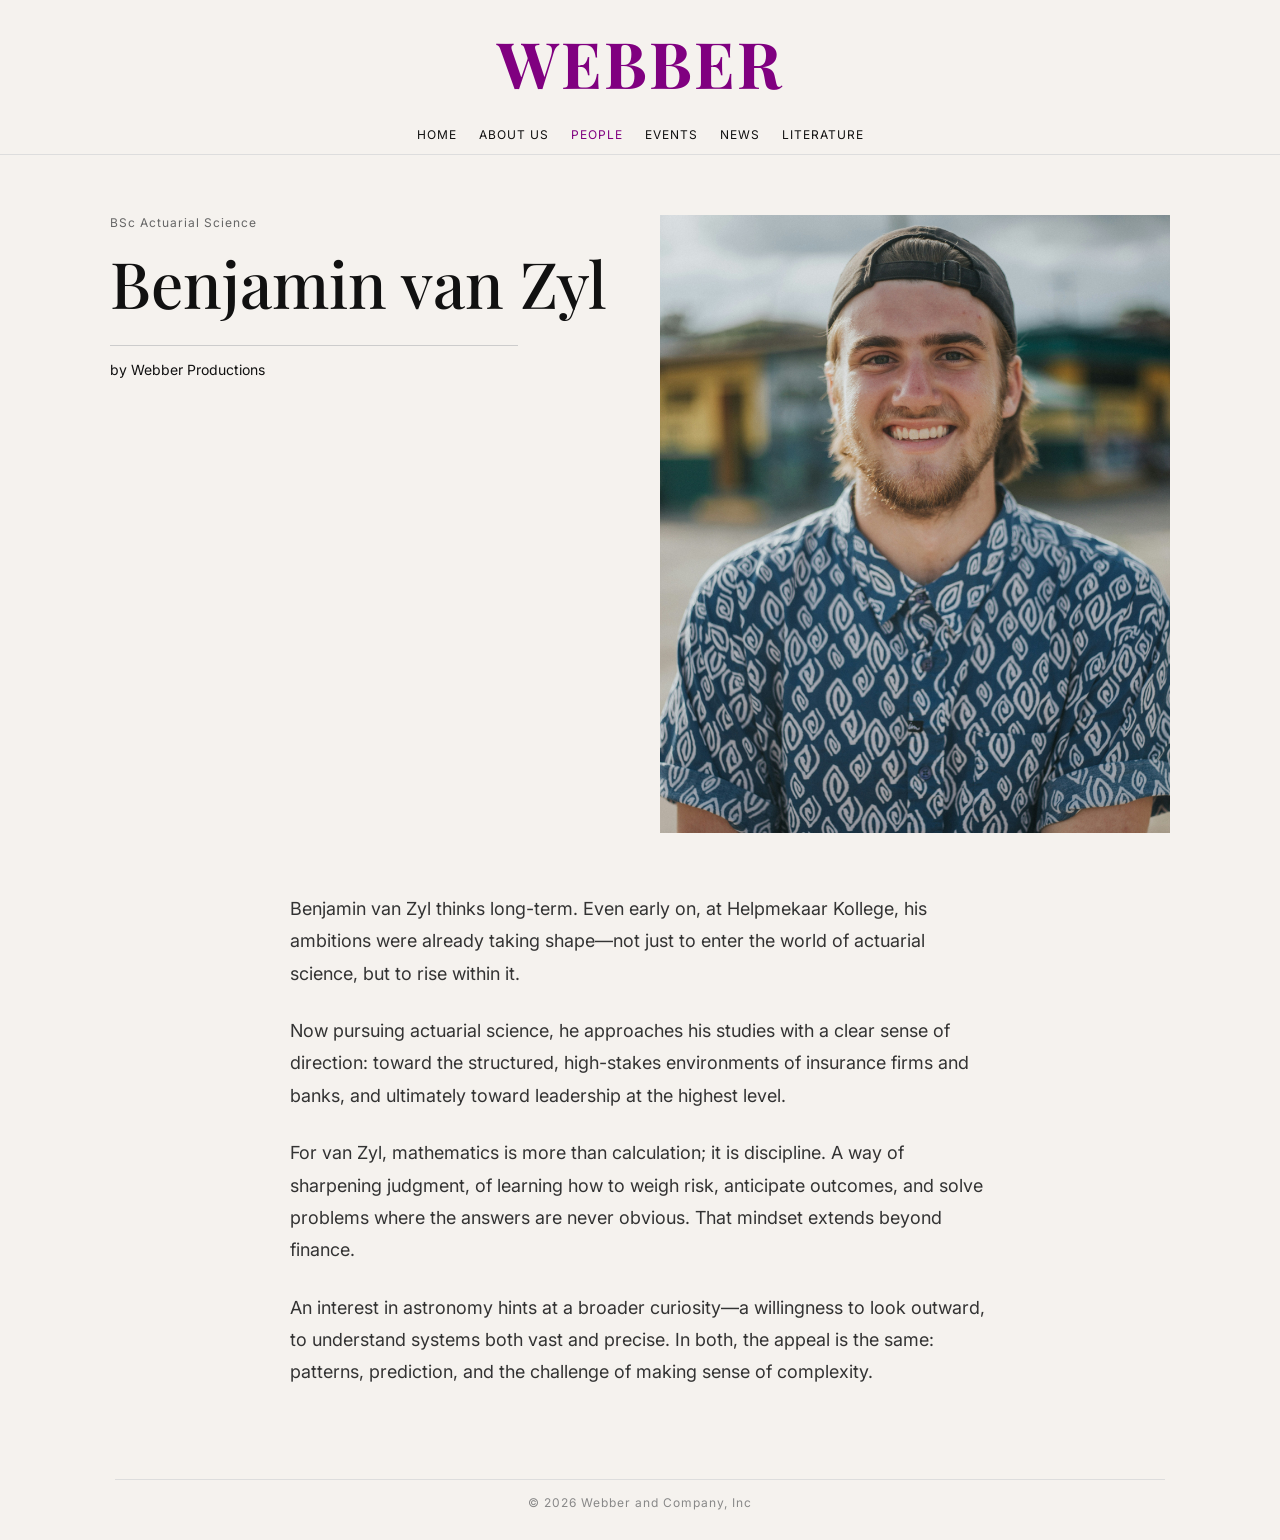
<file: Home/People/StudentThree.html>
<!DOCTYPE html>
<html lang="en">
<head>
  <meta charset="UTF-8">
  <meta name="viewport" content="width=device-width, initial-scale=1.0">

  <title>Webber | PEOPLE</title>

  <!-- Fonts -->
  <link href="https://fonts.googleapis.com/css2?family=Playfair+Display:wght@400;600&family=Inter:wght@400;500&display=swap" rel="stylesheet">

  <link rel="stylesheet" href="StudentThree.css">
</head>

<body>

<!-- Masthead -->
<header class="masthead">
  <h1 class="logo">WEBBER</h1>
</header>

 <!-- Nav -->
<nav class="navbar">
  <div class="nav-wrapper">

    <div class="menu-toggle" id="menu-toggle">☰</div>

    <ul id="nav-links">
      <li><a href="../home.html">HOME</a></li>
      <li><a href="../About us/AboutUs.html">ABOUT US</a></li>
      <li><a href="../People/People.html" class="active">PEOPLE</a></li>
      <li><a href="../Events/Events.html">EVENTS</a></li>
      <li><a href="../News/News.html">NEWS</a></li>
      <li><a href="../Entertainment/Entertainment.html">LITERATURE</a></li>
    </ul>

  </div>
</nav>

<section class="article">

  <div class="article-hero">
    
    <!-- LEFT TEXT -->
    <div class="article-info">
      <p class="date">BSc Actuarial Science</p>
      <h1>Benjamin van Zyl</h1>
      <div class="author-line"></div>
      <p class="author">by Webber Productions</p>
    </div>

    <!-- RIGHT IMAGE -->
    <div class="article-image">
      <img src="../People/People Images/Student3.jpg" alt="Noah Wyle" width="600" height="400">
    </div>

  </div>

  <!-- BODY TEXT -->
  <div class="article-body">
    <p>
      Benjamin van Zyl thinks long-term. Even early on, at Helpmekaar Kollege, his ambitions were already taking shape—not just to enter the world of actuarial science, but to rise within it.
    </p>

    <p>
      Now pursuing actuarial science, he approaches his studies with a clear sense of direction: toward the structured, high-stakes environments of insurance firms and banks, and ultimately toward leadership at the highest level.
    </p>

    <p>
      For van Zyl, mathematics is more than calculation; it is discipline. A way of sharpening judgment, of learning how to weigh risk, anticipate outcomes, and solve problems where the answers are never obvious. That mindset extends beyond finance.
    </p>

    <p>
      An interest in astronomy hints at a broader curiosity—a willingness to look outward, to understand systems both vast and precise. In both, the appeal is the same: patterns, prediction, and the challenge of making sense of complexity.
    </p>
  </div>

</section>



<!-- Footer section-->
 <footer class="footer">
  <div class="footer-line"></div>
  <p>© 2026 Webber and Company, Inc</p>
</footer>

<!-- JS (navbar toggle) -->
<script>
  const toggle = document.getElementById("menu-toggle");
  const nav = document.getElementById("nav-links");

  toggle.addEventListener("click", () => {
    nav.classList.toggle("active");
  });
</script>


</body>
</html>
</file>
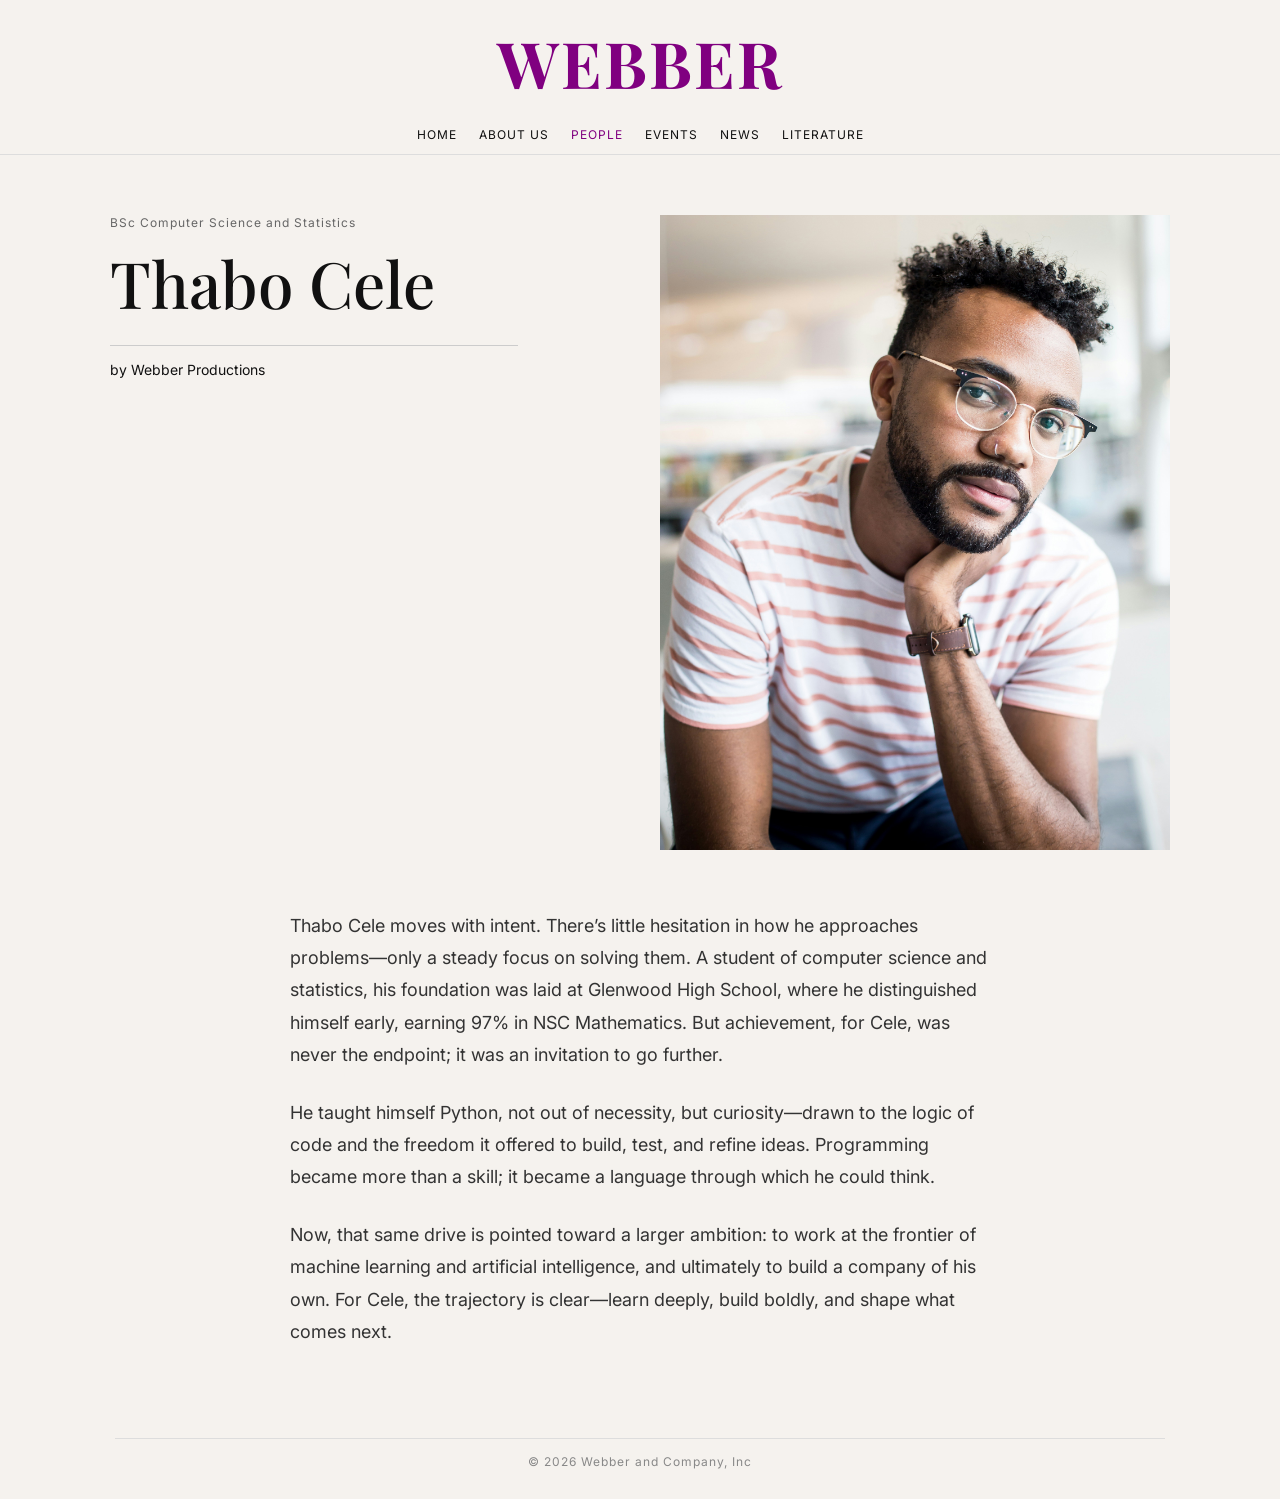
<file: Home/People/StudentTwo.html>
<!DOCTYPE html>
<html lang="en">
<head>
  <meta charset="UTF-8">
  <meta name="viewport" content="width=device-width, initial-scale=1.0">

  <title>Webber | PEOPLE</title>

  <!-- Fonts -->
  <link href="https://fonts.googleapis.com/css2?family=Playfair+Display:wght@400;600&family=Inter:wght@400;500&display=swap" rel="stylesheet">

  <link rel="stylesheet" href="StudentOne.css">
</head>

<body>

<!-- Masthead -->
<header class="masthead">
  <h1 class="logo">WEBBER</h1>
</header>

 <!-- Nav -->
<nav class="navbar">
  <div class="nav-wrapper">

    <div class="menu-toggle" id="menu-toggle">☰</div>

    <ul id="nav-links">
      <li><a href="../home.html">HOME</a></li>
      <li><a href="../About us/AboutUs.html">ABOUT US</a></li>
      <li><a href="../People/People.html" class="active">PEOPLE</a></li>
      <li><a href="../Events/Events.html">EVENTS</a></li>
      <li><a href="../News/News.html">NEWS</a></li>
      <li><a href="../Entertainment/Entertainment.html">LITERATURE</a></li>
    </ul>

  </div>
</nav>

<section class="article">

  <div class="article-hero">
    
    <!-- LEFT TEXT -->
    <div class="article-info">
      <p class="date">BSc Computer Science and Statistics</p>
      <h1>Thabo Cele</h1>
      <div class="author-line"></div>
      <p class="author">by Webber Productions</p>
    </div>

    <!-- RIGHT IMAGE -->
    <div class="article-image">
      <img src="../People/People Images/Student2.jpg" alt="Noah Wyle" width="600" height="400">
    </div>

  </div>

  <!-- BODY TEXT -->
  <div class="article-body">
    <p>
      Thabo Cele moves with intent. There’s little hesitation in how he approaches problems—only a steady focus on solving them. 
      A student of computer science and statistics, his foundation was laid at Glenwood High School, where he distinguished himself early, earning 97% in NSC Mathematics. 
      But achievement, for Cele, was never the endpoint; it was an invitation to go further.
    </p>

    <p>
      He taught himself Python, not out of necessity, but curiosity—drawn to the logic of code and the freedom it offered to build, test, and refine ideas.
      Programming became more than a skill; it became a language through which he could think. 
    </p>

    <p>
      Now, that same drive is pointed toward a larger ambition: to work at the frontier of machine learning and artificial intelligence, and ultimately to build a company of his own. 
      For Cele, the trajectory is clear—learn deeply, build boldly, and shape what comes next.
    </p>
  </div>

</section>



<!-- Footer section-->
 <footer class="footer">
  <div class="footer-line"></div>
  <p>© 2026 Webber and Company, Inc</p>
</footer>

<!-- JS (navbar toggle) -->
<script>
  const toggle = document.getElementById("menu-toggle");
  const nav = document.getElementById("nav-links");

  toggle.addEventListener("click", () => {
    nav.classList.toggle("active");
  });
</script>

</body>
</html>
</file>
<file: index.css>
* {
  margin: 0;
  padding: 0;
  box-sizing: border-box;
}

body {
  height: 100vh;
  display: flex;
  justify-content: center;
  align-items: center;
  background-color: #f5f2ee;
  text-align: center;
  font-family: 'Inter', sans-serif;
}

.container h1 {
  font-family: 'Playfair Display', serif;
  font-size: clamp(3.5rem, 8vw, 7rem);
  color: purple;
}

.container h2 {
  font-size: clamp(1.2rem, 3vw, 2rem);
  color: black;
  margin-top: 10px;
}

.enter-btn {
  display: inline-block;
  margin-top: 40px;
  padding: 12px 30px;
  background: black;
  color: white;
  text-decoration: none;
  border-radius: 6px;
  transition: 0.3s ease;
}

.enter-btn:hover {
  background: #333;
  transform: scale(1.05);
}
</file>
<file: Home/Home.css>
* {
  margin: 0;
  padding: 0;
  box-sizing: border-box;
}

body {
  background: #f5f2ee;
  color: #111;
  font-family: 'Inter', sans-serif;
}

/* Masthead */
.masthead {
  text-align: center;
  padding: 20px 0 10px;
}

.logo {
  font-family: 'Playfair Display', serif;
  font-size: clamp(36px, 6vw, 64px);
  color: purple;
  letter-spacing: 2px;
}

/* Navbar */
.navbar {
  border-bottom: 1px solid #ddd;
  padding: 12px 0;
}

.nav-wrapper {
  position: relative;
}

/* Links */
.navbar ul {
  display: flex;
  justify-content: center;
  gap: 22px;
  list-style: none;
  font-size: 12px;
  letter-spacing: 1px;
}

.menu-toggle {
  display: none;
  font-size: 26px;
  cursor: pointer;
  text-align: center;
}

/* Link styles */
.navbar a {
  text-decoration: none;
  color: #111;
  transition: color 0.3s ease;
}

.navbar a:hover {
  color: purple;
}

.navbar a.active {
  color: purple;
}

/* Grid */
.container {
  display: grid;
  grid-template-columns: 1fr 2.7fr 1fr;
  gap: 35px;
  max-width: 1050px;
  margin: 40px auto;
  padding: 0 20px;
}

/* Columns */
.left, .center, .right {
  display: flex;
  flex-direction: column;
  gap: 8px;
}

/* Images */
.image {
  width: 100%;
  height: 180px;
  object-fit: cover;
}

.image.large {
  height: 420px;
}

/* Text */
.credit {
  font-size: 11px;
  color: #888;
}

.credit a {
  color: #888;
  text-decoration: none;
}

.credit a:hover {
  text-decoration: underline;
}

.title {
  font-family: 'Playfair Display', serif;
  font-size: 20px;
  line-height: 1.35;
  cursor: pointer;
  font-variant-numeric: lining-nums;
}

.title a {
  color: #111;
  text-decoration: none;
}

.title a:hover {
  color: purple;
}

.main-title {
  font-family: 'Playfair Display', serif;
  font-size: clamp(26px, 5vw, 52px);
  text-align: center;
  line-height: 1.05;
  margin: 15px 0;
}

.main-title a {
  color: #111;
  text-decoration: none;
}

.main-title a:hover {
  color: purple;
}

/* Divider */
.center {
  border-bottom: 1px solid #ddd;
  padding-bottom: 20px;
}

/* News Row */
.news-row {
  max-width: 1050px;
  margin: 30px auto;
  padding: 25px 20px;
  display: grid;
  grid-template-columns: repeat(4, 1fr);
  gap: 30px;
}

.news-item {
  padding-right: 20px;
  border-right: 1px solid #ddd;
}

.news-item:last-child {
  border-right: none;
}

.tag {
  font-size: 11px;
  border: 1px solid #ccc;
  padding: 4px 8px;
  margin-bottom: 10px;
  display: inline-block;
  text-decoration: none;   
  color: #111;             
  transition: all 0.3s ease;
}

.tag:hover {
  background-color: purple;
  color: #fff;
  border-color: purple;
}

.news-item h3 {
  font-family: 'Playfair Display', serif;
  font-size: 20px;
  line-height: 1.3;
}

.news-item a {
  text-decoration: none;
  color: inherit;
}

.news-item h3:hover {
  color: purple;
}

/* Footer */
.footer {
  background: #f5f2ee;
  color: #888;
  text-align: center;
  padding: 30px 20px;
  margin-top: 40px;
}

.footer-line {
  height: 1px;
  background: #ddd;
  max-width: 1050px;
  margin: 0 auto 15px;
}

.footer p {
  font-size: 12px;
  letter-spacing: 1px;
}

.section-title {
  text-align: center;
  font-family: 'Playfair Display', serif;
  font-size: 28px;
  letter-spacing: 3px;
  margin: 35px 0 15px;
  text-transform: uppercase;
}


/* MOBILE RESPONSIVE */


@media (max-width: 900px) {
  .container {
    grid-template-columns: 1fr;
  }

  .image.large {
    height: 260px;
  }

  .news-row {
    grid-template-columns: 1fr;
  }

  .news-item {
    border-right: none;
    border-bottom: 1px solid #ddd;
    padding-bottom: 15px;
  }

  .news-item:last-child {
    border-bottom: none;
  }
}

/*  COLLAPSIBLE NAVBAR */
@media (max-width: 700px) {

  .menu-toggle {
    display: block;
    padding: 10px;
  }

  .navbar ul {
    display: none;
    flex-direction: column;
    align-items: center;
    gap: 15px;
    background: #f5f2ee;
    padding: 15px 0;
  }

  .navbar ul.active {
    display: flex;
  }
}

/* Extra small screens */
@media (max-width: 600px) {

  .image,
  .image.large {
    height: auto;
  }

  .title {
    font-size: 18px;
  }
}

.club-description {
  font-size: 18px;
  color: #555;
  max-width: 620px;
  margin: 10px auto 20px;
  line-height: 1.7;
  text-align: center;
}

/* Mobile refinement */
@media (max-width: 768px) {
  .club-description {
    font-size: 16px;
    padding: 0 10px;
  }
}
</file>
<file: Home/About us/AboutUs.css>
* {
  margin: 0;
  padding: 0;
  box-sizing: border-box;
}

body {
  background: #f5f2ee;
  color: #111;
  font-family: 'Inter', sans-serif;
}

/* Masthead */
.masthead {
  text-align: center;
  padding: 20px 0 10px;
}

.logo {
  font-family: 'Playfair Display', serif;
  font-size: 64px;
  color: purple;
  letter-spacing: 2px;
}

/* Navbar */
.navbar {
  border-bottom: 1px solid #ddd;
  padding: 12px 0;
}

.navbar ul {
  display: flex;
  justify-content: center;
  gap: 22px;
  list-style: none;
  font-size: 12px;
  letter-spacing: 1px;
}

.menu-toggle {
  display: none;
  font-size: 26px;
  cursor: pointer;
  text-align: center;
}

/* Links */
.navbar a {
  text-decoration: none;
  color: #111; 
  transition: color 0.3s ease;
}

.nav-wrapper {
  display: flex;
  flex-direction: column;
  align-items: center;
}

/* Hover effect */
.navbar a:hover {
  color: purple;
}


.navbar a.active {
  color: purple;
}

/* footer */

.footer {
  background: #f5f2ee; 
  color: #888;
  text-align: center;
  padding: 30px 20px;
  margin-top: 40px;
}

.footer-line {
  height: 1px;
  background: #ddd;
  max-width: 1050px; 
  margin: 0 auto 15px;
}

.footer p {
  font-size: 12px;
  letter-spacing: 1px;
}

/* About */
.about-contact {
  max-width: 800px;
  margin: 80px auto;
  padding: 0 20px;
  text-align: center;
}

.section-block {
  margin-bottom: 80px;
}

/* Headings */
.section-block h2 {
  font-family: 'Playfair Display', serif;
  font-size: 56px;
  font-weight: 600;
  margin-bottom: 20px;

  text-align: left;
  max-width: 700px;
  margin: 0 auto 20px;
  
}

/* Paragraphs */
.section-block p {
  font-size: 18px;
  line-height: 1.8;
  color: #444;
  max-width: 700px;
  margin: 0 auto;
}

/* Email line */
.email {
  margin-top: 25px;
  font-size: 18px;
}

.email a {
  color: #111;
  font-weight: 600;
  text-decoration: underline;
}

.email a:hover {
  color: purple;
}

/* Responsive */
@media (max-width: 768px) {
  .section-block h2 {
    font-size: 40px;
  }

  .section-block p {
    font-size: 16px;
  }
}

.section-divider {
  width: 80px;
  height: 6px;
  background-color: purple;
  margin: 15px auto 25px; 

}



@media (max-width: 900px) {
  .container {
    grid-template-columns: 1fr;
  }

  .image.large {
    height: 260px;
  }

  .news-row {
    grid-template-columns: 1fr;
  }

  .news-item {
    border-right: none;
    border-bottom: 1px solid #ddd;
    padding-bottom: 15px;
  }

  .news-item:last-child {
    border-bottom: none;
  }
}

/*  COLLAPSIBLE NAVBAR */
@media (max-width: 700px) {

  .menu-toggle {
    display: block;
    padding: 10px;
  }

  .navbar ul {
    display: none;
    flex-direction: column;
    align-items: center;
    gap: 15px;
    background: #f5f2ee;
    padding: 15px 0;
  }

  .navbar ul.active {
    display: flex;
  }
}

/* Extra small screens */
@media (max-width: 600px) {

  .image,
  .image.large {
    height: auto;
  }

  .title {
    font-size: 18px;
  }
}

/* Step list styling */
.steps {
  max-width: 700px;
  margin: 0 auto;
  padding-left: 0;
  list-style: none;
  counter-reset: step;
}

.steps li {
  counter-increment: step;
  position: relative;
  margin-bottom: 18px;
  padding-left: 55px;

  font-size: 18px;
  line-height: 1.7;
  color: #444;
  text-align: left;
}

/* Number circle */
.steps li::before {
  content: counter(step);
  position: absolute;
  left: 0;
  top: 2px;

  width: 32px;
  height: 32px;
  border-radius: 50%;
  background: purple;
  color: white;

  display: flex;
  align-items: center;
  justify-content: center;

  font-weight: 600;
  font-size: 14px;
}

/* Mobile responsiveness */
@media (max-width: 768px) {
  .steps li {
    font-size: 16px;
    padding-left: 50px;
  }

  .steps li::before {
    width: 28px;
    height: 28px;
    font-size: 13px;
  }
}
</file>
<file: Home/Entertainment/Entertainment.css>
* {
  margin: 0;
  padding: 0;
  box-sizing: border-box;
}

body {
  background: #f5f2ee;
  color: #111;
  font-family: 'Inter', sans-serif;
}

/* Masthead */
.masthead {
  text-align: center;
  padding: 20px 0 10px;
}

.logo {
  font-family: 'Playfair Display', serif;
  font-size: 64px;
  color: purple;
  letter-spacing: 2px;
}

/* ================= NAVBAR ================= */

.navbar {
  border-bottom: 1px solid #ddd;
  padding: 12px 0;
}

/* NEW: wrapper fix */
.nav-wrapper {
  display: flex;
  flex-direction: column;
  align-items: center;
}

/* Menu */
.navbar ul {
  display: flex;
  justify-content: center;
  gap: 22px;
  list-style: none;
  font-size: 12px;
  letter-spacing: 1px;
}

/* Hamburger */
.menu-toggle {
  display: none;
  font-size: 26px;
  cursor: pointer;
  text-align: center;
}

/* Links */
.navbar a {
  text-decoration: none;
  color: #111;
  transition: color 0.3s ease;
}

.navbar a:hover {
  color: purple;
}

.navbar a.active {
  color: purple;
}

/* ================= FOOTER ================= */

.footer {
  background: #f5f2ee;
  color: #888;
  text-align: center;
  padding: 30px 20px;
  margin-top: 40px;
}

.footer-line {
  height: 1px;
  background: #ddd;
  max-width: 1050px;
  margin: 0 auto 15px;
}

.footer p {
  font-size: 12px;
  letter-spacing: 1px;
}

/* ================= MAIN ================= */

.container {
  max-width: 1050px;
  margin: 40px auto;
  padding: 0 20px;
}

/* Header */
.need-header {
  display: flex;
  justify-content: space-between;
  align-items: center;
  margin-bottom: 40px;
}

.need-header h1 {
  font-family: 'Playfair Display', serif;
  font-size: 64px;
  font-weight: 500;
}

/* Article Layout */
.article {
  display: grid;
  grid-template-columns: 0.9fr 1.1fr;
  gap: 40px;
  margin-bottom: 60px;
  align-items: start;
}

/* Image */
.article-img img {
  width: 100%;
  height: auto;
  display: block;
  object-fit: cover;
}

.photo-credit {
  font-size: 11px;
  color: #888;
  margin-top: 6px;
  font-style: italic;
  letter-spacing: 0.3px;
}

.photo-credit a {
  color: inherit;
  text-decoration: none;
  font: inherit;
}

/* Content */
.article-content {
  display: flex;
  flex-direction: column;
  gap: 12px;
}

/* Title */
.article-content h2 {
  font-family: 'Playfair Display', serif;
  font-size: 30px;
  line-height: 1.2;
  transition: color 0.3s ease;
  cursor: pointer;
}

.article-content h2 a {
  text-decoration: none;
  color: inherit;
}

.article-content h2:hover {
  color: purple;
}

/* Meta */
.meta {
  font-size: 12px;
  color: #666;
  letter-spacing: 1px;
  display: flex;
  gap: 8px;
}

/* Description */
.description {
  font-size: 15px;
  color: #444;
  line-height: 1.6;
}

/* ================= RESPONSIVE ================= */

/* Tablets */
@media (max-width: 900px) {
  .article {
    grid-template-columns: 1fr;
    gap: 20px;
  }

  .article-content h2 {
    font-size: 24px;
  }
}

/* Mobile navbar + layout */
@media (max-width: 768px) {

  .menu-toggle {
    display: block;
    padding: 10px;
  }

  /* Smooth dropdown instead of jump */
  .navbar ul {
    max-height: 0;
    overflow: hidden;
    flex-direction: column;
    align-items: center;
    gap: 15px;
    background: #f5f2ee;
    transition: max-height 0.3s ease;
  }

  .navbar ul.active {
    max-height: 300px;
  }

  .need-header h1 {
    font-size: 40px;
  }
}

/* Extra small screens */
@media (max-width: 600px) {
  .need-header h1 {
    font-size: 32px;
  }
}
</file>
<file: Home/Events/Events.css>
* {
  margin: 0;
  padding: 0;
  box-sizing: border-box;
}

body {
  background: #f5f2ee;
  color: #111;
  font-family: 'Inter', sans-serif;
}

/* Masthead */
.masthead {
  text-align: center;
  padding: 20px 0 10px;
}

.logo {
  font-family: 'Playfair Display', serif;
  font-size: 64px;
  color: purple;
  letter-spacing: 2px;
}

/* ================= NAVBAR ================= */

.navbar {
  border-bottom: 1px solid #ddd;
  padding: 12px 0;
}

/* NEW: wrapper fix */
.nav-wrapper {
  display: flex;
  flex-direction: column;
  align-items: center;
}

/* Menu */
.navbar ul {
  display: flex;
  justify-content: center;
  gap: 22px;
  list-style: none;
  font-size: 12px;
  letter-spacing: 1px;
}

/* Hamburger */
.menu-toggle {
  display: none;
  font-size: 26px;
  cursor: pointer;
  text-align: center;
}

/* Links */
.navbar a {
  text-decoration: none;
  color: #111;
  transition: color 0.3s ease;
}

.navbar a:hover {
  color: purple;
}

.navbar a.active {
  color: purple;
}
/* footer */

.footer {
  background: #f5f2ee; 
  color: #888;
  text-align: center;
  padding: 30px 20px;
  margin-top: 40px;
}


.footer-line {
  height: 1px;
  background: #ddd;
  max-width: 1050px; 
  margin: 0 auto 15px;
}

.footer p {
  font-size: 12px;
  letter-spacing: 1px;
}

/* base code */

/* Events */
.events-section {
  max-width: 900px; 
  margin: 60px auto;
  padding: 0 20px;
}

/* Title */
.events-title {
  font-family: 'Playfair Display', serif;
  font-size: 60px;
  margin-bottom: 10px;
}


/* Day */
.event-day {
  margin-bottom: 50px;
}

.event-day h4 {
  font-size: 18px;
  color: black;
  margin-bottom: 12px;
  border-bottom: 1px solid #ddd;
  padding-bottom: 8px;
}

/* Event item */
.event-item {
  margin: 25px 0;
  padding-bottom: 20px;
  border-bottom: 1px solid #eee;
}

/* Event title */
.event-item h2 {
  font-family: 'Playfair Display', serif;
  font-size: 30px;
  margin-bottom: 8px;
  color: rgb(46, 46, 46);
  transition: color 0.3s ease;
  cursor: pointer;
}


.event-item:hover h2 {
  color: purple;
}

/* Description */
.desc {
  color: #555;
  margin-bottom: 8px;
  line-height: 1.5;
}

/* Meta text */
.event-item p {
  font-size: 14px;
}

/* Responsive */
@media (max-width: 768px) {
  .section-block h2 {
    font-size: 40px;
  }

  .section-block p {
    font-size: 16px;
  }
}

.section-divider {
  width: 80px;
  height: 6px;
  background-color: purple;
  margin: 15px auto 25px; 

}



@media (max-width: 900px) {
  .container {
    grid-template-columns: 1fr;
  }

  .image.large {
    height: 260px;
  }

  .news-row {
    grid-template-columns: 1fr;
  }

  .news-item {
    border-right: none;
    border-bottom: 1px solid #ddd;
    padding-bottom: 15px;
  }

  .news-item:last-child {
    border-bottom: none;
  }
}

/*  COLLAPSIBLE NAVBAR */
@media (max-width: 700px) {

  .menu-toggle {
    display: block;
    padding: 10px;
  }

  .navbar ul {
    display: none;
    flex-direction: column;
    align-items: center;
    gap: 15px;
    background: #f5f2ee;
    padding: 15px 0;
  }

  .navbar ul.active {
    display: flex;
  }
}

/* Extra small screens */
@media (max-width: 600px) {

  .image,
  .image.large {
    height: auto;
  }

  .title {
    font-size: 18px;
  }
}
</file>
<file: Home/News/News.css>
* {
  margin: 0;
  padding: 0;
  box-sizing: border-box;
}

body {
  background: #f5f2ee;
  color: #111;
  font-family: 'Inter', sans-serif;
}

/* Masthead */
.masthead {
  text-align: center;
  padding: 20px 0 10px;
}

.logo {
  font-family: 'Playfair Display', serif;
  font-size: 64px;
  color: purple;
  letter-spacing: 2px;
}

/* Navbar */
.navbar {
  border-bottom: 1px solid #ddd;
  padding: 12px 0;
}

.navbar ul {
  display: flex;
  justify-content: center;
  gap: 22px;
  list-style: none;
  font-size: 12px;
  letter-spacing: 1px;
}

/* Hamburger */
.menu-toggle {
  display: none;
  font-size: 26px;
  cursor: pointer;
  text-align: center;
}

/* Links */
.navbar a {
  text-decoration: none;
  color: #111; 
  transition: color 0.3s ease;
}

/* Hover effect */
.navbar a:hover {
  color: purple; 
}

/* Active page */
.navbar a.active {
  color: purple;
}

/* footer */

.footer {
  background: #f5f2ee; 
  color: #888;
  text-align: center;
  padding: 30px 20px;
  margin-top: 40px;
}


.footer-line {
  height: 1px;
  background: #ddd;
  max-width: 1050px; 
  margin: 0 auto 15px;
}

.footer p {
  font-size: 12px;
  letter-spacing: 1px;
}

/* base code */

/* News */
.need-section {
  max-width: 1200px;
  margin: 60px auto;
  padding: 0 30px;
}

/* Header */
.need-header {
  display: flex;
  justify-content: space-between;
  align-items: center;
  margin-bottom: 40px;
}

.need-header h1 {
  font-family: 'Playfair Display', serif;
  font-size: 64px;
  font-weight: 500;
}

/* Grid */
.need-grid {
  display: grid;
  grid-template-columns: repeat(3, 1fr);
  gap: 25px;
}

/* Card */
.need-card {
  position: relative;
  border: 1px solid #d8d3cd;
  padding: 25px;
  background: transparent;
  transition: all 0.3s ease;
}

/* Hover effect */
.need-card:hover {
  border-color: purple;
}

/* Tag */
.tag {
  font-size: 11px;
  letter-spacing: 2px;
  color: #8a8682;
  display: block;
  margin-bottom: 10px;
}

/* Title */
.need-card h2 {
  font-family: 'Playfair Display', serif;
  font-size: 28px;
  margin-bottom: 10px;
}

/* Text */
.need-card p {
  font-size: 14px;
  color: #444;
  margin-bottom: 20px;
  line-height: 1.5;
}

/* Link */
.need-card a {
  font-size: 12px;
  text-decoration: none;
  color: #111;
}

/* Plus icon */
.plus {
  position: absolute;
  top: 20px;
  right: 20px;
  border: 1px solid #111;
  border-radius: 50%;
  width: 28px;
  height: 28px;
  display: flex;
  align-items: center;
  justify-content: center;
  font-size: 16px;
}

@media (max-width: 900px) {
  .need-grid {
    grid-template-columns: repeat(2, 1fr);
  }

  .need-header h1 {
    font-size: 48px;
  }
}

@media (max-width: 600px) {

  .need-grid {
    grid-template-columns: 1fr;
  }

  .need-header {
    flex-direction: column;
    align-items: flex-start;
    gap: 10px;
  }

  .need-header h1 {
    font-size: 36px;
  }

  .select-btn {
    font-size: 11px;
  }
}

/* ================= RESPONSIVE ================= */

/* Tablet */
@media (max-width: 900px) {
  .people-grid {
    grid-template-columns: repeat(2, 1fr);
  }
}

/* Mobile Navbar */
@media (max-width: 700px) {

  .menu-toggle {
    display: block;
    padding: 10px;
  }

  .navbar ul {
    display: none;
    flex-direction: column;
    align-items: center;
    gap: 15px;
    background: #f5f2ee;
    padding: 15px 0;
  }

  .navbar ul.active {
    display: flex;
  }
}

/* Small phones */
@media (max-width: 500px) {

  .people-grid {
    grid-template-columns: 1fr;
  }

  .section-title {
    text-align: center;
  }

  .person-card h3 {
    font-size: 22px;
  }
}
</file>
<file: Home/People/People.css>
* {
  margin: 0;
  padding: 0;
  box-sizing: border-box;
}

body {
  background: #f5f2ee;
  color: #111;
  font-family: 'Inter', sans-serif;
}

/* Masthead */
.masthead {
  text-align: center;
  padding: 20px 0 10px;
}

.logo {
  font-family: 'Playfair Display', serif;
  font-size: clamp(36px, 6vw, 64px);
  color: purple;
  letter-spacing: 2px;
}

/* ================= NAVBAR ================= */

.navbar {
  border-bottom: 1px solid #ddd;
  padding: 12px 0;
}

.nav-wrapper {
  position: relative;
}

/* Desktop nav */
.navbar ul {
  display: flex;
  justify-content: center;
  gap: 22px;
  list-style: none;
  font-size: 12px;
  letter-spacing: 1px;
}

/* Hamburger */
.menu-toggle {
  display: none;
  font-size: 26px;
  cursor: pointer;
  text-align: center;
}

/* Links */
.navbar a {
  text-decoration: none;
  color: #111;
  transition: color 0.3s ease;
}

.navbar a:hover {
  color: purple;
}

.navbar a.active {
  color: purple;
}

/* ================= PEOPLE SECTION ================= */

.people-section {
  max-width: 1300px;
  margin: 60px auto;
  padding: 0 30px;
}

.section-title {
  font-family: 'Inter', sans-serif;
  font-size: clamp(36px, 6vw, 86px);
  font-weight: 400;
  margin-bottom: 20px;
}

.section-line {
  height: 1px;
  background: #d9d4cf;
  margin-bottom: 45px;
}

/* Grid */
.people-grid {
  display: grid;
  grid-template-columns: repeat(4, 1fr);
  gap: 28px;
}

/* Cards */
.person-card img {
  width: 100%;
  aspect-ratio: 4 / 5;
  object-fit: cover;
}

.credit {
  font-size: 12px;
  color: #7a746f;
  font-style: italic;
  margin-top: 8px;
  margin-bottom: 10px;
}

.credit a {
  text-decoration: none;   
  color: inherit;          
}

.credit a:hover {
  text-decoration: underline; 
}

.person-card h3 {
  font-family: 'Playfair Display', serif;
  font-size: 28px;
  margin-top: 8px;
  cursor: pointer;
  transition: color 0.3s ease;
}

.person-card h3:hover {
  color: purple;
}

/* ================= FOOTER ================= */

.footer {
  background: #f5f2ee;
  color: #888;
  text-align: center;
  padding: 30px 20px;
  margin-top: 40px;
}

.footer-line {
  height: 1px;
  background: #ddd;
  max-width: 1050px;
  margin: 0 auto 15px;
}

.footer p {
  font-size: 12px;
  letter-spacing: 1px;
}

/* ================= RESPONSIVE ================= */

/* Tablet */
@media (max-width: 900px) {
  .people-grid {
    grid-template-columns: repeat(2, 1fr);
  }
}

/* Mobile Navbar */
@media (max-width: 700px) {

  .menu-toggle {
    display: block;
    padding: 10px;
  }

  .navbar ul {
    display: none;
    flex-direction: column;
    align-items: center;
    gap: 15px;
    background: #f5f2ee;
    padding: 15px 0;
  }

  .navbar ul.active {
    display: flex;
  }
}

/* Small phones */
@media (max-width: 500px) {

  .people-grid {
    grid-template-columns: 1fr;
  }

  .section-title {
    text-align: center;
  }

  .person-card h3 {
    font-size: 22px;
  }
}
</file>
<file: Home/People/StudentFour.css>
* {
  margin: 0;
  padding: 0;
  box-sizing: border-box;
}

body {
  background: #f5f2ee;
  color: #111;
  font-family: 'Inter', sans-serif;
}

/* Masthead */
.masthead {
  text-align: center;
  padding: 20px 0 10px;
}

.logo {
  font-family: 'Playfair Display', serif;
  font-size: 64px;
  color: purple;
  letter-spacing: 2px;
}

/* Navbar */
.navbar {
  border-bottom: 1px solid #ddd;
  padding: 12px 0;
}

.navbar ul {
  display: flex;
  justify-content: center;
  gap: 22px;
  list-style: none;
  font-size: 12px;
  letter-spacing: 1px;
}

/* Hamburger */
.menu-toggle {
  display: none;
  font-size: 26px;
  cursor: pointer;
  text-align: center;
}

/* Links */
.navbar a {
  text-decoration: none;
  color: #111; 
  transition: color 0.3s ease;
}

/* Hover effect */
.navbar a:hover {
  color: purple;
}

/* Active page */
.navbar a.active {
  color: purple;
}

/* footer */

.footer {
  background: #f5f2ee; 
  color: #888;
  text-align: center;
  padding: 30px 20px;
  margin-top: 40px;
}

.footer-line {
  height: 1px;
  background: #ddd;
  max-width: 1050px; 
  margin: 0 auto 15px;
}

.footer p {
  font-size: 12px;
  letter-spacing: 1px;
}


/* End of base */

/* Article container */
.article {
  max-width: 1100px;
  margin: 60px auto;
  padding: 0 20px;
}


.article-top-line {
  height: 1px;
  background: #444;
  margin-bottom: 40px;
}


.article-hero {
  display: grid;
  grid-template-columns: 1fr 1fr;
  gap: 40px;
  align-items: start;
}

/* Left side */
.article-info .date {
  font-size: 12px;
  letter-spacing: 1px;
  color: #666;
  margin-bottom: 10px;
}

.article-info h1 {
  font-family: 'Playfair Display', serif;
  font-size: 64px;
  font-weight: 500;
  margin-bottom: 20px;
  margin-top: 0;
}


.author-line {
  height: 1px;
  background: #ccc;
  width: 80%;
  margin-bottom: 15px;
}

.author {
  font-size: 14px;
}

/* Right image */
.article-image img {
  width: 100%;
  height: auto;
  display: block;
}

/* Body  */
.article-body {
  max-width: 700px;
  margin: 60px auto 0;
}

.article-body p {
  font-size: 18px;
  line-height: 1.8;
  color: #333;
  margin-bottom: 25px;
}

/* Responsive */

@media (max-width: 900px) {
  .article-hero {
    grid-template-columns: 1fr;
  }

  .article-info h1 {
    font-size: 48px;
  }

  .article-body {
    margin-top: 40px;
  }
}

@media (max-width: 500px) {
  .article-info h1 {
    font-size: 36px;
  }

  .article-body p {
    font-size: 16px;
  }
}

/* ================= RESPONSIVE ================= */

/* Tablet */
@media (max-width: 900px) {
  .people-grid {
    grid-template-columns: repeat(2, 1fr);
  }
}

/* Mobile Navbar */
@media (max-width: 700px) {

  .menu-toggle {
    display: block;
    padding: 10px;
  }

  .navbar ul {
    display: none;
    flex-direction: column;
    align-items: center;
    gap: 15px;
    background: #f5f2ee;
    padding: 15px 0;
  }

  .navbar ul.active {
    display: flex;
  }
}

/* Small phones */
@media (max-width: 500px) {

  .people-grid {
    grid-template-columns: 1fr;
  }

  .section-title {
    text-align: center;
  }

  .person-card h3 {
    font-size: 22px;
  }
}
</file>
<file: Home/People/StudentOne.css>
* {
  margin: 0;
  padding: 0;
  box-sizing: border-box;
}

body {
  background: #f5f2ee;
  color: #111;
  font-family: 'Inter', sans-serif;
}

/* Masthead */
.masthead {
  text-align: center;
  padding: 20px 0 10px;
}

.logo {
  font-family: 'Playfair Display', serif;
  font-size: 64px;
  color: purple;
  letter-spacing: 2px;
}

/* Navbar */
.navbar {
  border-bottom: 1px solid #ddd;
  padding: 12px 0;
}

.navbar ul {
  display: flex;
  justify-content: center;
  gap: 22px;
  list-style: none;
  font-size: 12px;
  letter-spacing: 1px;
}


/* Hamburger */
.menu-toggle {
  display: none;
  font-size: 26px;
  cursor: pointer;
  text-align: center;
}

/* Links */
.navbar a {
  text-decoration: none;
  color: #111; 
  transition: color 0.3s ease;
}

/* Hover effect */
.navbar a:hover {
  color: purple; 
}

/* Active page */
.navbar a.active {
  color: purple;
}

/* footer */

.footer {
  background: #f5f2ee;
  color: #888;
  text-align: center;
  padding: 30px 20px;
  margin-top: 40px;
}

.footer-line {
  height: 1px;
  background: #ddd;
  max-width: 1050px; 
  margin: 0 auto 15px;
}

.footer p {
  font-size: 12px;
  letter-spacing: 1px;
}


/* End of base */

/* Article container */
.article {
  max-width: 1100px;
  margin: 60px auto;
  padding: 0 20px;
}


.article-top-line {
  height: 1px;
  background: #444;
  margin-bottom: 40px;
}


.article-hero {
  display: grid;
  grid-template-columns: 1fr 1fr;
  gap: 40px;
  align-items: start;
}

/* Left side */
.article-info .date {
  font-size: 12px;
  letter-spacing: 1px;
  color: #666;
  margin-bottom: 10px;
}

.article-info h1 {
  font-family: 'Playfair Display', serif;
  font-size: 64px;
  font-weight: 500;
  margin-bottom: 20px;
  margin-top: 0;
}


.author-line {
  height: 1px;
  background: #ccc;
  width: 80%;
  margin-bottom: 15px;
}

.author {
  font-size: 14px;
}

/* Right image */
.article-image img {
  width: 100%;
  height: auto;
  display: block;
}

/* Body */
.article-body {
  max-width: 700px;
  margin: 60px auto 0;
}

.article-body p {
  font-size: 18px;
  line-height: 1.8;
  color: #333;
  margin-bottom: 25px;
}

/* Responsive */

@media (max-width: 900px) {
  .article-hero {
    grid-template-columns: 1fr;
  }

  .article-info h1 {
    font-size: 48px;
  }

  .article-body {
    margin-top: 40px;
  }
}

@media (max-width: 500px) {
  .article-info h1 {
    font-size: 36px;
  }

  .article-body p {
    font-size: 16px;
  }
}

/* ================= RESPONSIVE ================= */

/* Tablet */
@media (max-width: 900px) {
  .people-grid {
    grid-template-columns: repeat(2, 1fr);
  }
}

/* Mobile Navbar */
@media (max-width: 700px) {

  .menu-toggle {
    display: block;
    padding: 10px;
  }

  .navbar ul {
    display: none;
    flex-direction: column;
    align-items: center;
    gap: 15px;
    background: #f5f2ee;
    padding: 15px 0;
  }

  .navbar ul.active {
    display: flex;
  }
}

/* Small phones */
@media (max-width: 500px) {

  .people-grid {
    grid-template-columns: 1fr;
  }

  .section-title {
    text-align: center;
  }

  .person-card h3 {
    font-size: 22px;
  }
}
</file>
<file: Home/People/StudentThree.css>
* {
  margin: 0;
  padding: 0;
  box-sizing: border-box;
}

body {
  background: #f5f2ee;
  color: #111;
  font-family: 'Inter', sans-serif;
}

/* Masthead */
.masthead {
  text-align: center;
  padding: 20px 0 10px;
}

.logo {
  font-family: 'Playfair Display', serif;
  font-size: 64px;
  color: purple;
  letter-spacing: 2px;
}

/* Navbar */
.navbar {
  border-bottom: 1px solid #ddd;
  padding: 12px 0;
}

.navbar ul {
  display: flex;
  justify-content: center;
  gap: 22px;
  list-style: none;
  font-size: 12px;
  letter-spacing: 1px;
}

/* Hamburger */
.menu-toggle {
  display: none;
  font-size: 26px;
  cursor: pointer;
  text-align: center;
}

/* Links */
.navbar a {
  text-decoration: none;
  color: #111; 
  transition: color 0.3s ease;
}

/* Hover effect */
.navbar a:hover {
  color: purple; 
}

/* Active page */
.navbar a.active {
  color: purple;
}

/* footer */

.footer {
  background: #f5f2ee; 
  color: #888;
  text-align: center;
  padding: 30px 20px;
  margin-top: 40px;
}


.footer-line {
  height: 1px;
  background: #ddd;
  max-width: 1050px; 
  margin: 0 auto 15px;
}

.footer p {
  font-size: 12px;
  letter-spacing: 1px;
}


/* End of base */

/* Article container */
.article {
  max-width: 1100px;
  margin: 60px auto;
  padding: 0 20px;
}

/* Top thin line */
.article-top-line {
  height: 1px;
  background: #444;
  margin-bottom: 40px;
}

.article-hero {
  display: grid;
  grid-template-columns: 1fr 1fr;
  gap: 40px;
  align-items: start;
}

/* Left side */
.article-info .date {
  font-size: 12px;
  letter-spacing: 1px;
  color: #666;
  margin-bottom: 10px;
  margin-top: 0;
}

.article-info h1 {
  font-family: 'Playfair Display', serif;
  font-size: 64px;
  font-weight: 500;
  margin-bottom: 20px;
}

/* thin line under title */
.author-line {
  height: 1px;
  background: #ccc;
  width: 80%;
  margin-bottom: 15px;
}

.author {
  font-size: 14px;
}

/* Right image */
.article-image img {
  width: 100%;
  height: auto;
  display: block;
}

/* Body text */
.article-body {
  max-width: 700px;
  margin: 60px auto 0;
}

.article-body p {
  font-size: 18px;
  line-height: 1.8;
  color: #333;
  margin-bottom: 25px;
}

/* Responsive */

@media (max-width: 900px) {
  .article-hero {
    grid-template-columns: 1fr;
  }

  .article-info h1 {
    font-size: 48px;
  }

  .article-body {
    margin-top: 40px;
  }
}

@media (max-width: 500px) {
  .article-info h1 {
    font-size: 36px;
  }

  .article-body p {
    font-size: 16px;
  }
}

/* ================= RESPONSIVE ================= */

/* Tablet */
@media (max-width: 900px) {
  .people-grid {
    grid-template-columns: repeat(2, 1fr);
  }
}

/* Mobile Navbar */
@media (max-width: 700px) {

  .menu-toggle {
    display: block;
    padding: 10px;
  }

  .navbar ul {
    display: none;
    flex-direction: column;
    align-items: center;
    gap: 15px;
    background: #f5f2ee;
    padding: 15px 0;
  }

  .navbar ul.active {
    display: flex;
  }
}

/* Small phones */
@media (max-width: 500px) {

  .people-grid {
    grid-template-columns: 1fr;
  }

  .section-title {
    text-align: center;
  }

  .person-card h3 {
    font-size: 22px;
  }
}
</file>
